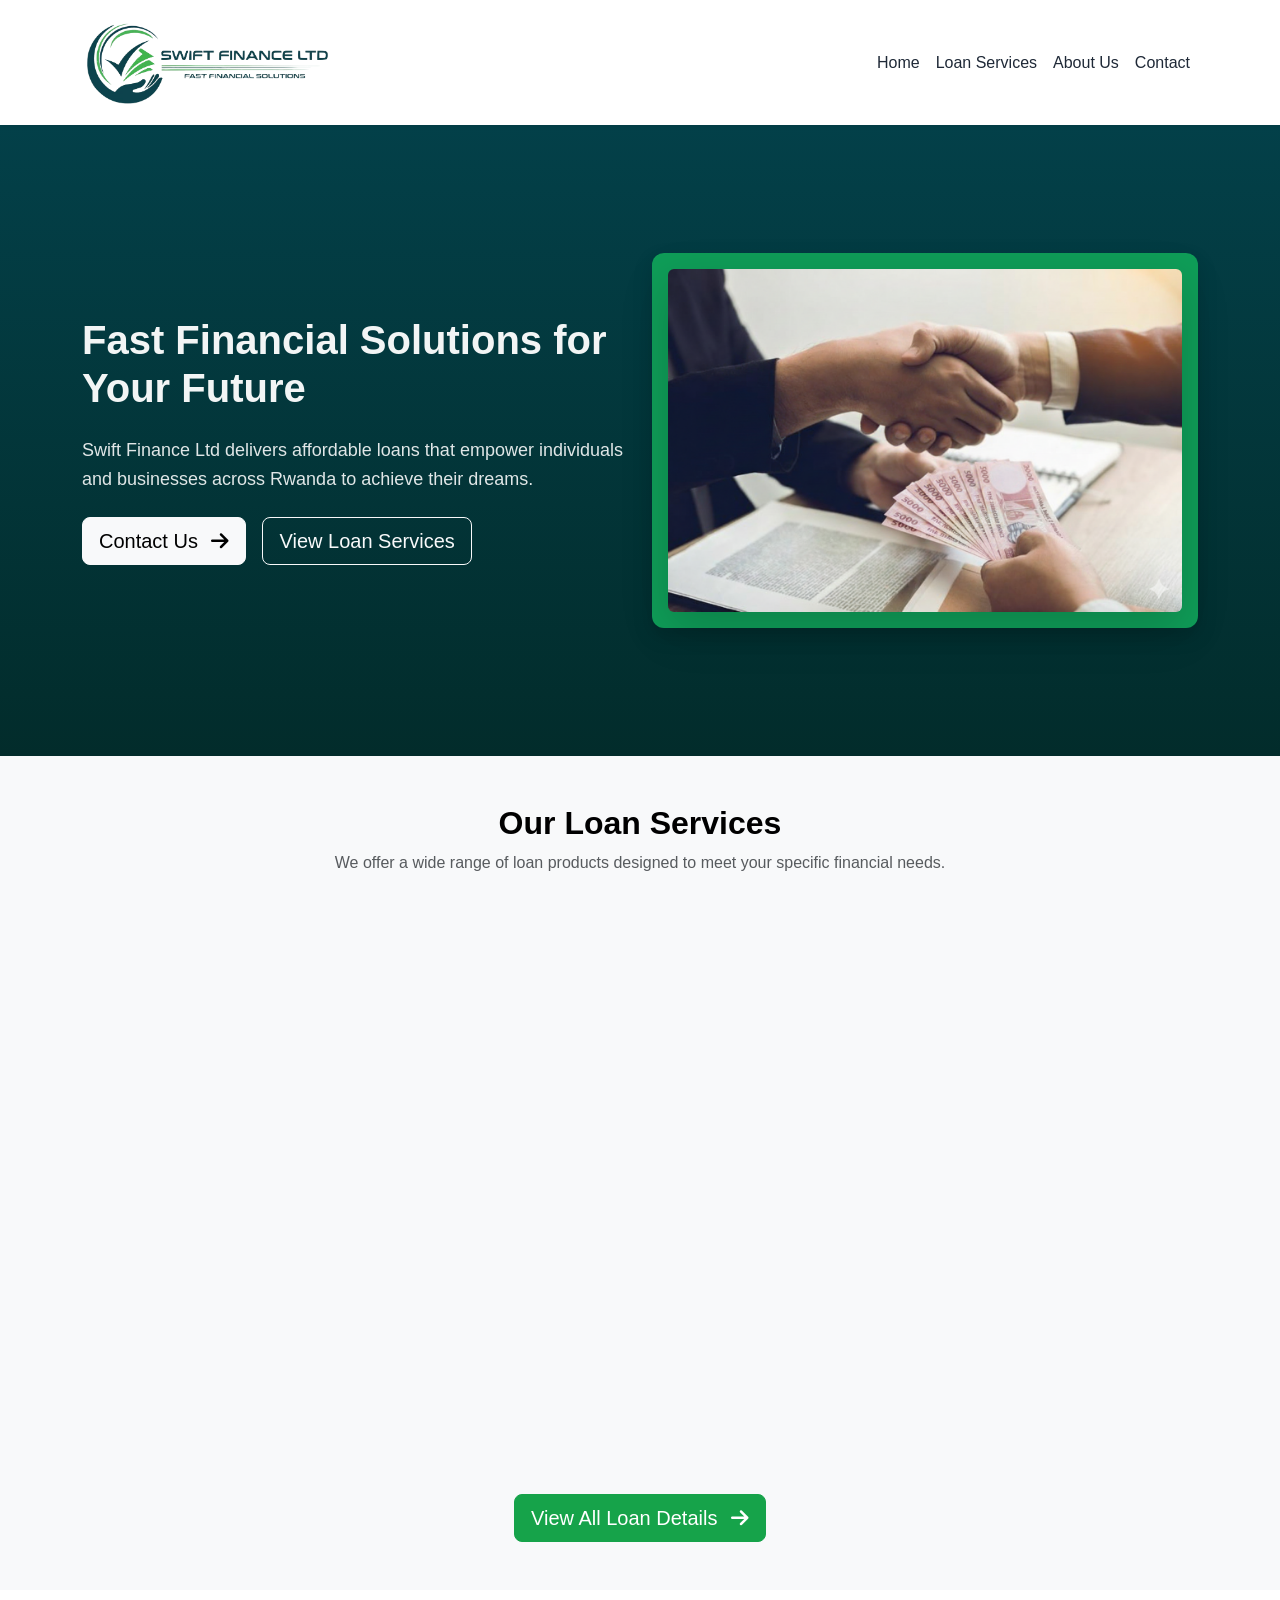
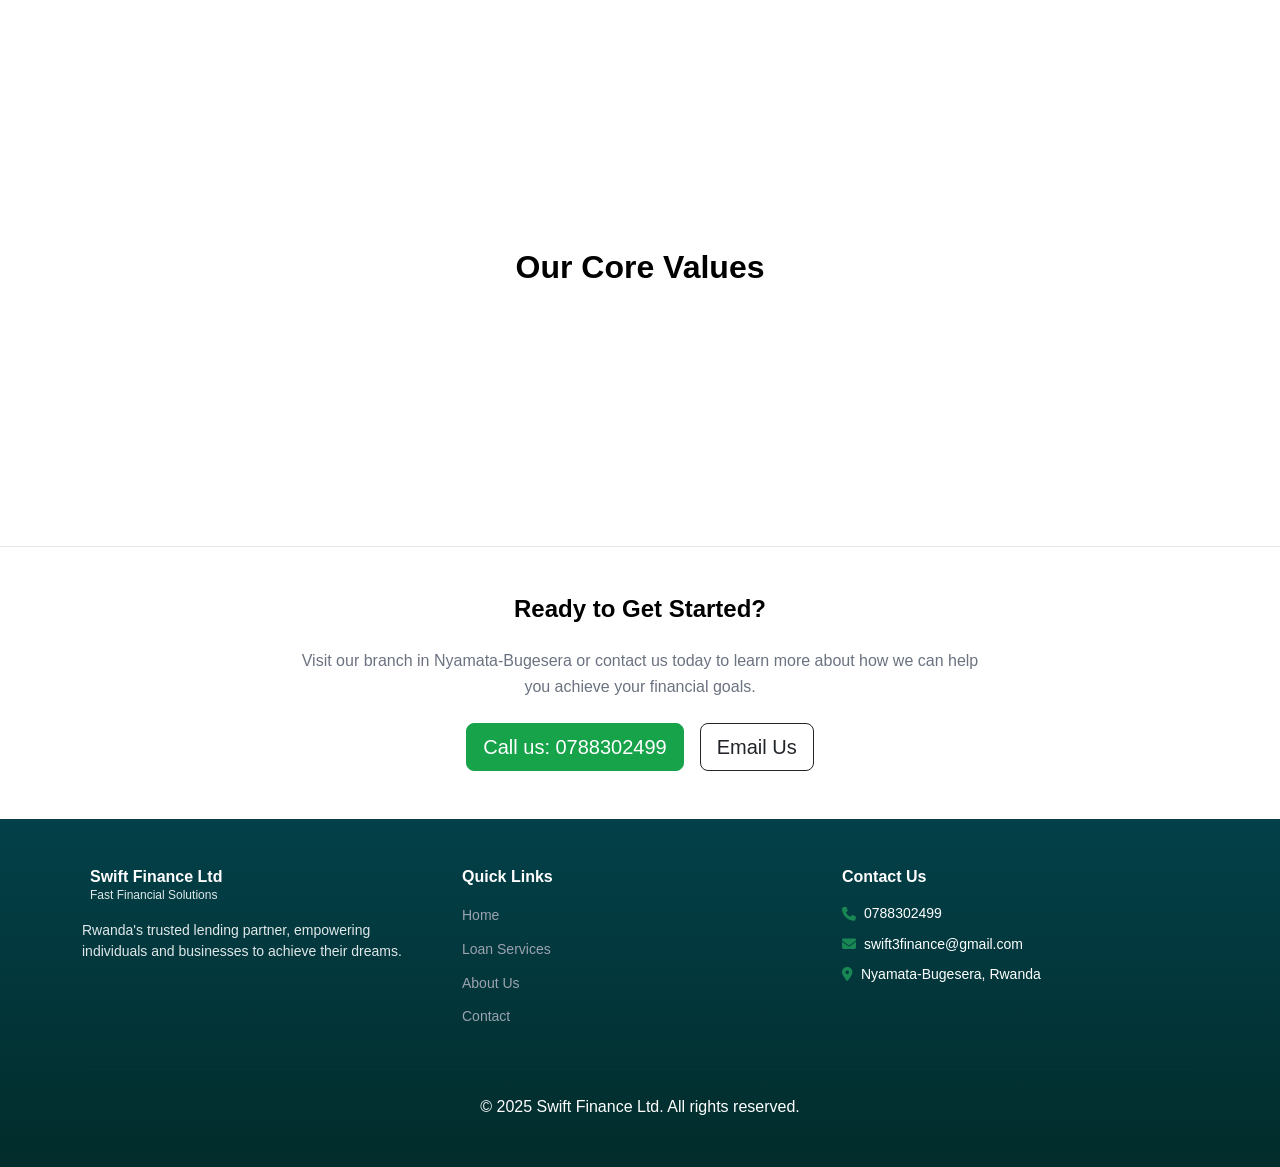
<file: index.html>
<!DOCTYPE html>
<html lang="en">
<head>
    <meta charset="UTF-8">
    <meta http-equiv="refresh" content="0; url=home.html">
    <title>Redirecting...</title>
</head>
<body>
    <p>If you are not redirected, <a href="home.html">click here</a>.</p>
</body>
</html>
</file>
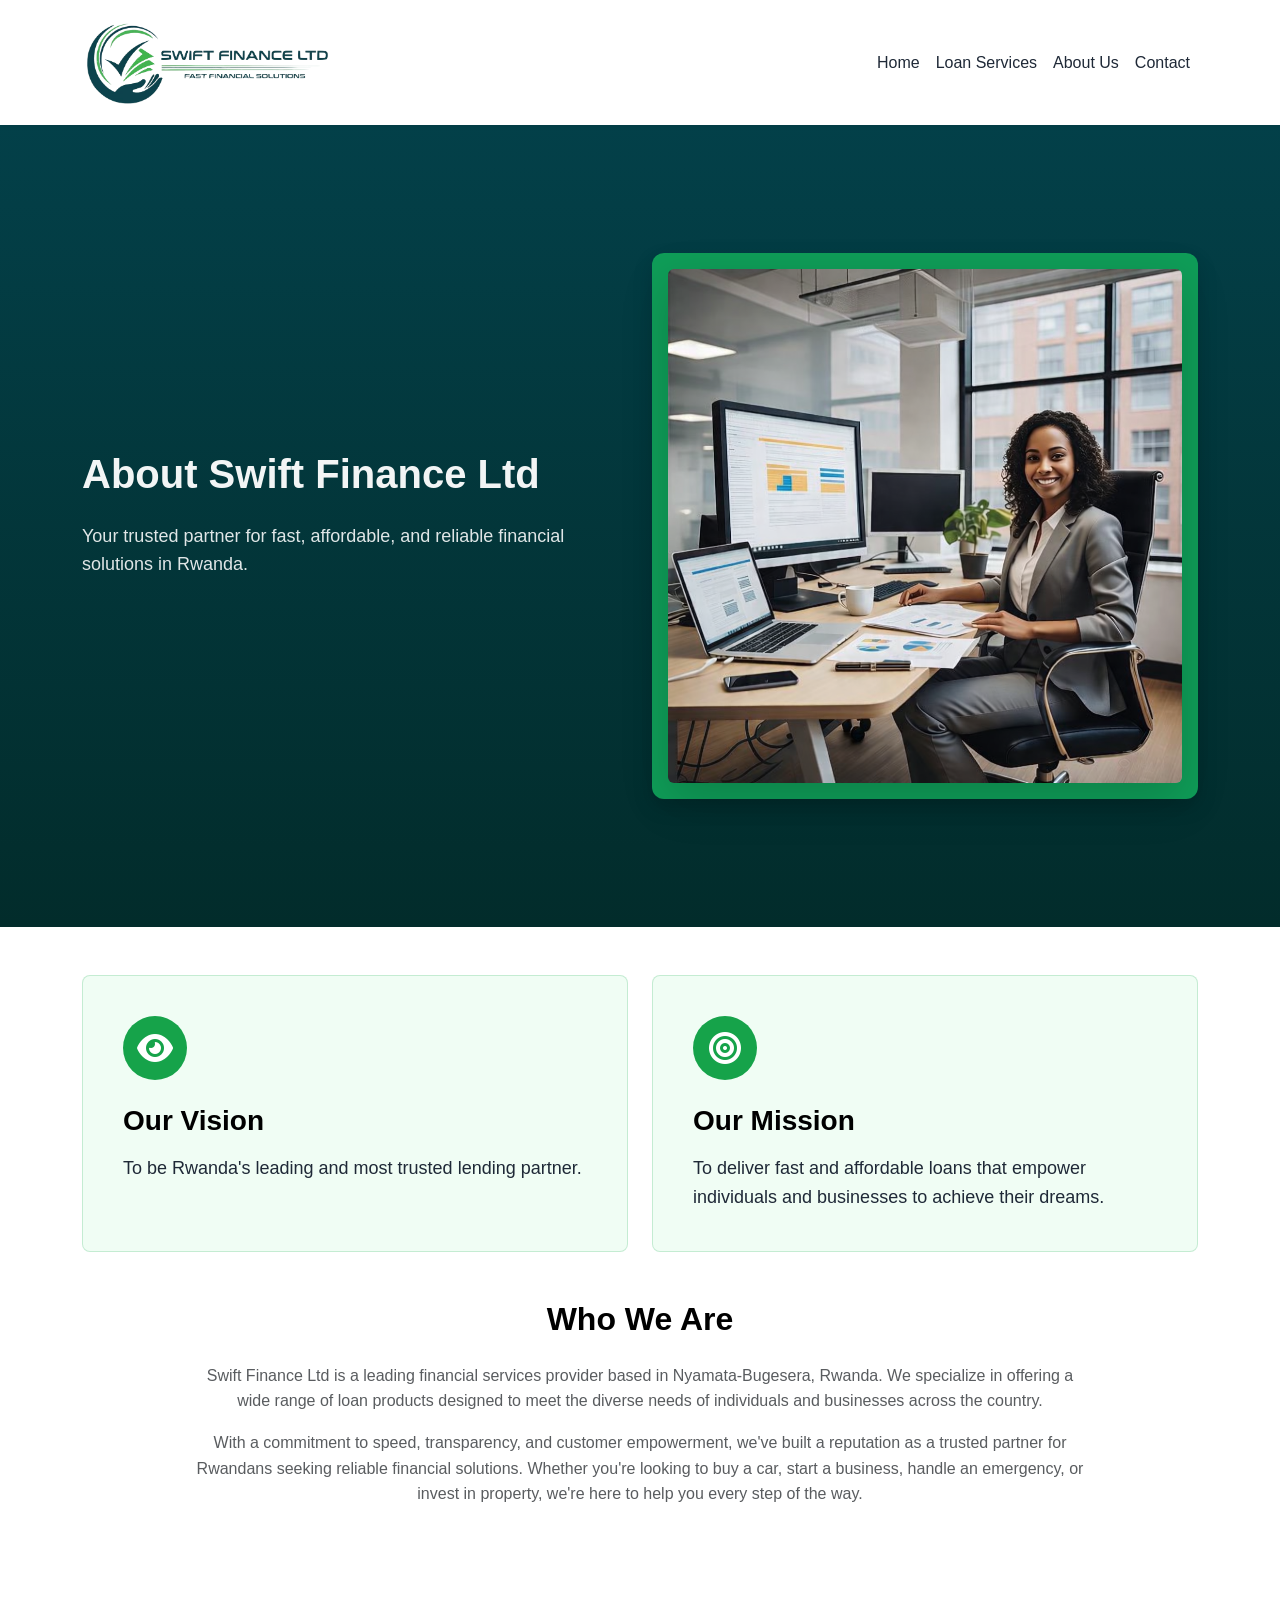
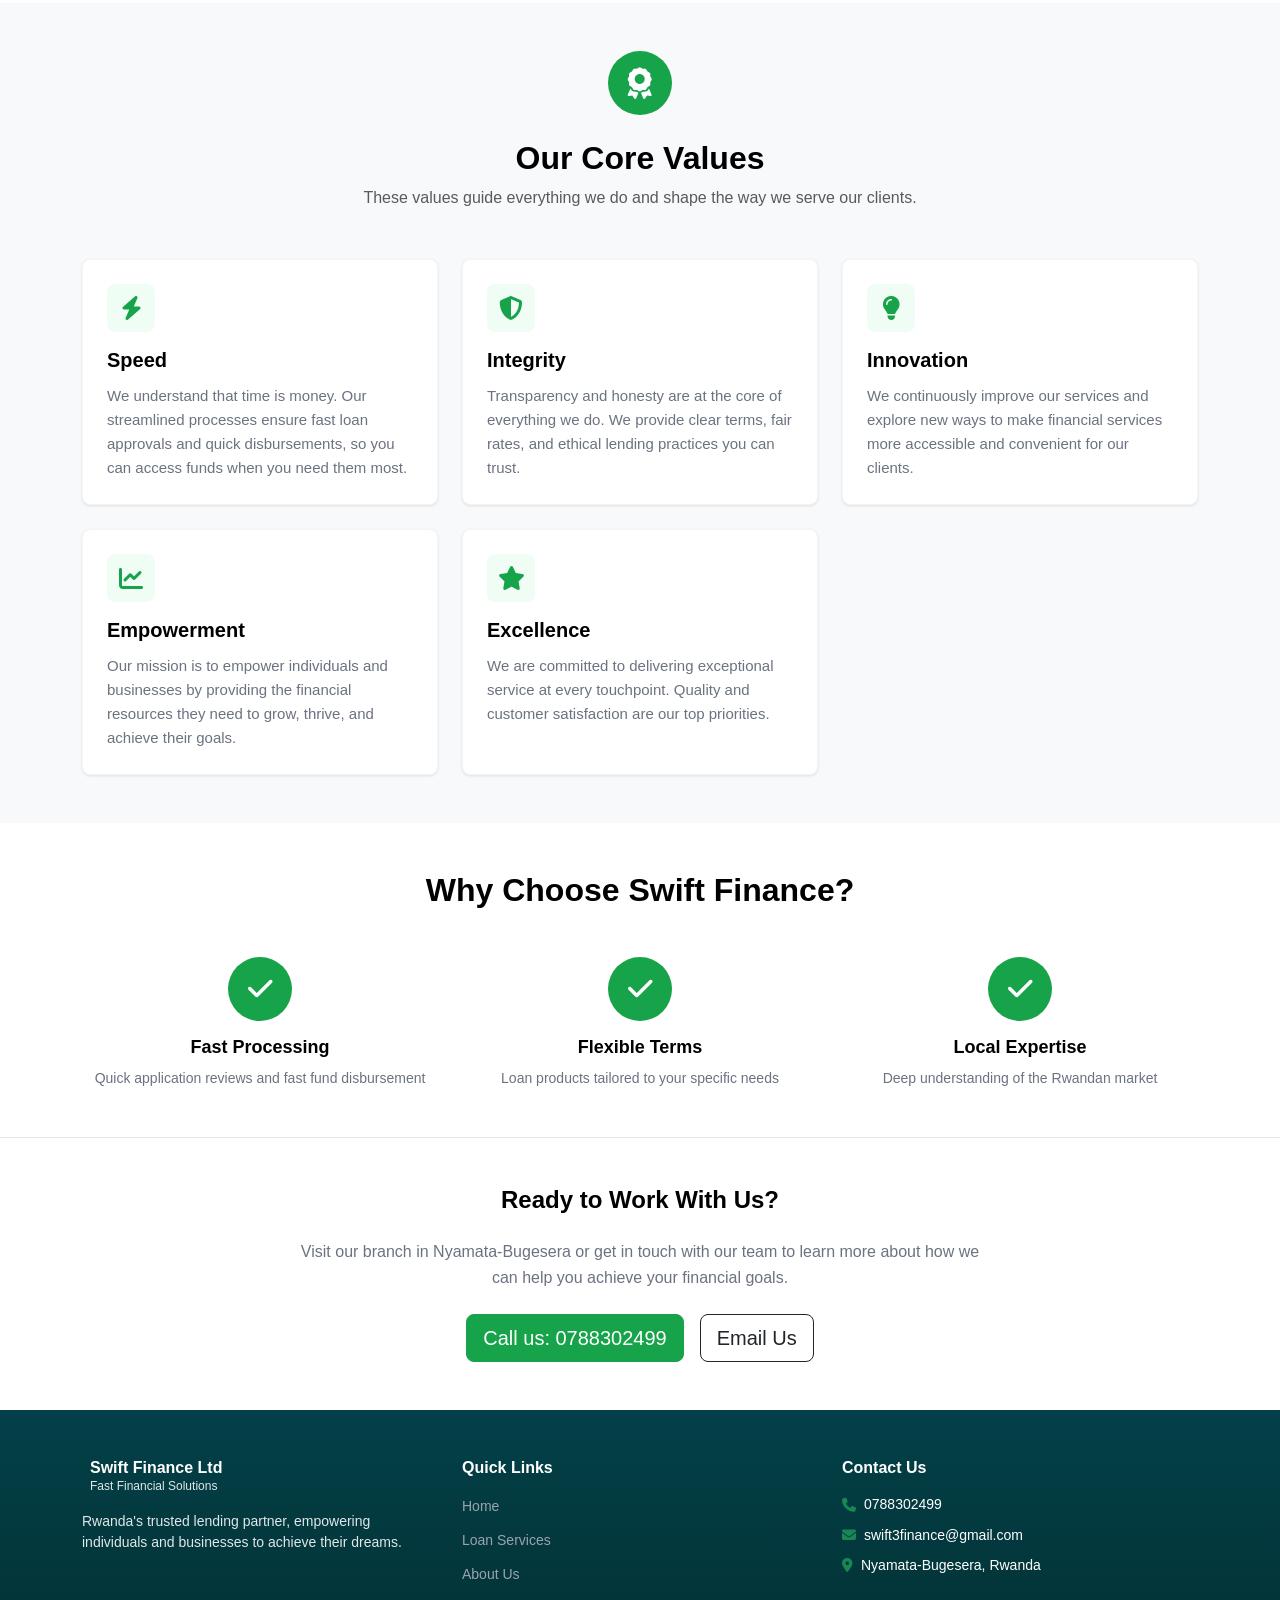
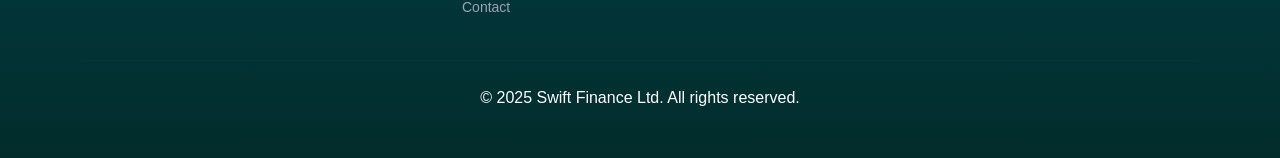
<file: about.html>
<!DOCTYPE html>
<html lang="en">
<head>
    <meta charset="UTF-8">
    <meta name="viewport" content="width=device-width, initial-scale=1.0">
    <link rel="icon" href="logo3.png" >
    <title>About Us - Swift Finance Ltd</title>
    
    <!-- Bootstrap 5 CSS -->
    <link href="https://cdn.jsdelivr.net/npm/bootstrap@5.3.0/dist/css/bootstrap.min.css" rel="stylesheet">
    
    <!-- Font Awesome Icons -->
    <link rel="stylesheet" href="https://cdnjs.cloudflare.com/ajax/libs/font-awesome/6.4.0/css/all.min.css">
    
    <!-- Custom CSS -->
    <link rel="stylesheet" href="styles.css">
</head>
<body>
    
    <!-- HEADER / NAVIGATION -->
    <header class="header-nav sticky-top bg-white shadow-sm">
        <nav class="navbar navbar-expand-md navbar-light">
            <div class="container">
                <!-- Logo -->
                <a class="navbar-brand d-flex align-items-center" href="home">
                    <img src="logo.png" alt="Swift Finance logo" class="logo-img" />
                </a>

                <!-- Mobile Menu Toggle -->
                <button class="navbar-toggler" type="button" data-bs-toggle="collapse" data-bs-target="#navbarNav">
                    <span class="navbar-toggler-icon"></span>
                </button>
                
                <!-- Navigation Links -->
                <div class="collapse navbar-collapse" id="navbarNav">
                    <ul class="navbar-nav ms-auto">
                        <li class="nav-item">
                            <a class="nav-link" href="home">Home</a>
                        </li>
                        <li class="nav-item">
                            <a class="nav-link" href="loans">Loan Services</a>
                        </li>
                        <li class="nav-item">
                            <a class="nav-link active" href="about">About Us</a>
                        </li>
                        <li class="nav-item">
                            <a class="nav-link" href="contact">Contact</a>
                        </li>
                    </ul>
                </div>
            </div>
        </nav>
    </header>

    <!-- ABOUT HERO SECTION -->
    <section class="hero-section">
        <div class="container py-5">
            <div class="row align-items-center">
                <div class="col-12 col-lg-6 order-2 order-lg-1">
                    <h1 class="hero-title mb-4">About Swift Finance Ltd</h1>
                    <p class="hero-text mb-4">
                    Your trusted partner for fast, affordable, and reliable financial solutions in Rwanda.
                    </p>
                </div>
                <div class="col-12 col-lg-6 order-1 order-lg-2 d-flex justify-content-center justify-content-lg-end">
                    <div class="image-card">
                    <img src="corporate-office.png" alt="Business partnership and financial services" class="img-fluid rounded shadow-lg">
                    </div>
                </div>
            </div>
        </div>
    </section>

    <!-- VISION & MISSION -->
    <section class="vision-section py-5">
        <div class="container">
            <div class="row g-4 mb-5">
                <div class="col-md-6">
                    <div class="vision-card-large">
                        <div class="vision-icon-large mb-4">
                            <i class="fas fa-eye"></i>
                        </div>
                        <h2 class="vision-title-large">Our Vision</h2>
                        <p class="vision-text-large">
                            To be Rwanda's leading and most trusted lending partner.
                        </p>
                    </div>
                </div>
                <div class="col-md-6">
                    <div class="vision-card-large">
                        <div class="vision-icon-large mb-4">
                            <i class="fas fa-bullseye"></i>
                        </div>
                        <h2 class="vision-title-large">Our Mission</h2>
                        <p class="vision-text-large">
                            To deliver fast and affordable loans that empower individuals and businesses to achieve their dreams.
                        </p>
                    </div>
                </div>
            </div>

            <!-- Who We Are -->
            <div class="text-center mb-5" style="max-width: 900px; margin: 0 auto;">
                <h2 class="section-title mb-4">Who We Are</h2>
                <p class="text-muted mb-3">
                    Swift Finance Ltd is a leading financial services provider based in Nyamata-Bugesera, Rwanda. We specialize in offering a wide range of loan products designed to meet the diverse needs of individuals and businesses across the country.
                </p>
                <p class="text-muted">
                    With a commitment to speed, transparency, and customer empowerment, we've built a reputation as a trusted partner for Rwandans seeking reliable financial solutions. Whether you're looking to buy a car, start a business, handle an emergency, or invest in property, we're here to help you every step of the way.
                </p>
            </div>
        </div>
    </section>

    <!-- CORE VALUES -->
    <section class="values-section py-5 bg-light">
        <div class="container">
            <div class="text-center mb-5">
                <div class="value-icon-large mb-4">
                    <i class="fas fa-award"></i>
                </div>
                <h2 class="section-title">Our Core Values</h2>
                <p class="text-muted">
                    These values guide everything we do and shape the way we serve our clients.
                </p>
            </div>

            <div class="row g-4">
                <!-- Speed -->
                <div class="col-md-6 col-lg-4">
                    <div class="value-card-detailed">
                        <div class="value-icon-box mb-3">
                            <i class="fas fa-bolt"></i>
                        </div>
                        <h3 class="value-name-detailed">Speed</h3>
                        <p class="value-desc-detailed">
                            We understand that time is money. Our streamlined processes ensure fast loan approvals and quick disbursements, so you can access funds when you need them most.
                        </p>
                    </div>
                </div>

                <!-- Integrity -->
                <div class="col-md-6 col-lg-4">
                    <div class="value-card-detailed">
                        <div class="value-icon-box mb-3">
                            <i class="fas fa-shield-alt"></i>
                        </div>
                        <h3 class="value-name-detailed">Integrity</h3>
                        <p class="value-desc-detailed">
                            Transparency and honesty are at the core of everything we do. We provide clear terms, fair rates, and ethical lending practices you can trust.
                        </p>
                    </div>
                </div>

                <!-- Innovation -->
                <div class="col-md-6 col-lg-4">
                    <div class="value-card-detailed">
                        <div class="value-icon-box mb-3">
                            <i class="fas fa-lightbulb"></i>
                        </div>
                        <h3 class="value-name-detailed">Innovation</h3>
                        <p class="value-desc-detailed">
                            We continuously improve our services and explore new ways to make financial services more accessible and convenient for our clients.
                        </p>
                    </div>
                </div>

                <!-- Empowerment -->
                <div class="col-md-6 col-lg-4">
                    <div class="value-card-detailed">
                        <div class="value-icon-box mb-3">
                            <i class="fas fa-chart-line"></i>
                        </div>
                        <h3 class="value-name-detailed">Empowerment</h3>
                        <p class="value-desc-detailed">
                            Our mission is to empower individuals and businesses by providing the financial resources they need to grow, thrive, and achieve their goals.
                        </p>
                    </div>
                </div>

                <!-- Excellence -->
                <div class="col-md-6 col-lg-4">
                    <div class="value-card-detailed">
                        <div class="value-icon-box mb-3">
                            <i class="fas fa-star"></i>
                        </div>
                        <h3 class="value-name-detailed">Excellence</h3>
                        <p class="value-desc-detailed">
                            We are committed to delivering exceptional service at every touchpoint. Quality and customer satisfaction are our top priorities.
                        </p>
                    </div>
                </div>
            </div>
        </div>
    </section>

    <!-- WHY CHOOSE US -->
    <section class="why-choose-section py-5">
        <div class="container">
            <div class="text-center mb-5">
                <h2 class="section-title">Why Choose Swift Finance?</h2>
            </div>

            <div class="row g-4">
                <div class="col-md-4">
                    <div class="text-center">
                        <div class="why-choose-icon mb-3">
                            <i class="fas fa-check"></i>
                        </div>
                        <h4 class="why-choose-title">Fast Processing</h4>
                        <p class="why-choose-text">
                            Quick application reviews and fast fund disbursement
                        </p>
                    </div>
                </div>
                <div class="col-md-4">
                    <div class="text-center">
                        <div class="why-choose-icon mb-3">
                            <i class="fas fa-check"></i>
                        </div>
                        <h4 class="why-choose-title">Flexible Terms</h4>
                        <p class="why-choose-text">
                            Loan products tailored to your specific needs
                        </p>
                    </div>
                </div>
                <div class="col-md-4">
                    <div class="text-center">
                        <div class="why-choose-icon mb-3">
                            <i class="fas fa-check"></i>
                        </div>
                        <h4 class="why-choose-title">Local Expertise</h4>
                        <p class="why-choose-text">
                            Deep understanding of the Rwandan market
                        </p>
                    </div>
                </div>
            </div>
        </div>
    </section>

    <!-- CTA SECTION -->
<section class="cta-section py-5">
  <div class="container text-center">
    <h2 class="cta-title mb-4">Ready to Work With Us?</h2>
    <p class="cta-text mb-4">
      Visit our branch in Nyamata-Bugesera or get in touch with our team to learn more about how we can help you achieve your financial goals.
    </p>
    <div class="d-flex flex-column flex-sm-row gap-3 justify-content-center">
      <a href="tel:0788302499" class="btn btn-success btn-lg raw-phone">
        Call us: 0788302499
      </a>
      <a href="mailto:swift3finance@gmail.com" class="btn btn-outline-dark btn-lg">
        Email Us
      </a>
    </div>
  </div>
</section>

    <!-- FOOTER -->
    <footer class="footer-section py-5 bg-dark text-white">
        <div class="container">
            <div class="row g-4">
                <!-- Company Info -->
                <div class="col-md-4">
                     <div class="d-flex align-items-center mb-3">
                        <div class="ms-2">
                            <div class="footer-company-name">Swift Finance Ltd</div>
                            <div class="footer-slogan">Fast Financial Solutions</div>
                        </div>
                    </div>
                    <p class="footer-text">
                        Rwanda's trusted lending partner, empowering individuals and businesses to achieve their dreams.
                    </p>
                </div>
                
                <!-- Quick Links -->
                <div class="col-md-4">
                    <h5 class="footer-title mb-3">Quick Links</h5>
                    <ul class="footer-links">
                        <li><a href="home">Home</a></li>
                        <li><a href="loans">Loan Services</a></li>
                        <li><a href="about">About Us</a></li>
                        <li><a href="contact">Contact</a></li>
                    </ul>
                </div>
                
                <!-- Contact Info -->
                <div class="col-md-4">
                    <h5 class="footer-title mb-3">Contact Us</h5>
                    <ul class="footer-contact list-unstyled">
    <li class="d-flex align-items-center mb-2">
        <i class="fas fa-phone text-success me-2"></i>
        <a href="tel:0788302499" class="text-decoration-none text-white raw-phone">0788302499</a>
    </li>
    <li class="d-flex align-items-center mb-2">
        <i class="fas fa-envelope text-success me-2"></i>
        <a href="mailto:swift3finance@gmail.com" class="text-decoration-none text-white">swift3finance@gmail.com</a>
    </li>
    <li class="d-flex align-items-center">
        <i class="fas fa-map-marker-alt text-success me-2"></i>
        <span class="text-white">Nyamata-Bugesera, Rwanda</span>
    </li>
</ul>
                </div>
            </div>
            
            <hr class="my-4 border-secondary">
            
            <div class="text-center">
                <p class="mb-0">&copy; 2025 Swift Finance Ltd. All rights reserved.</p>
            </div>
        </div>
    </footer>

    <script src="https://cdn.jsdelivr.net/npm/bootstrap@5.3.0/dist/js/bootstrap.bundle.min.js"></script>
    <script src="scripts.js"></script>

    <!-- Scroll to Top Button -->
    <button id="scrollToTop" class="btn btn-success" style="position: fixed; bottom: 20px; right: 20px; display: none; z-index: 1000;">
        <i class="fas fa-arrow-up"></i>
    </button>
</body>
</html>
</file>
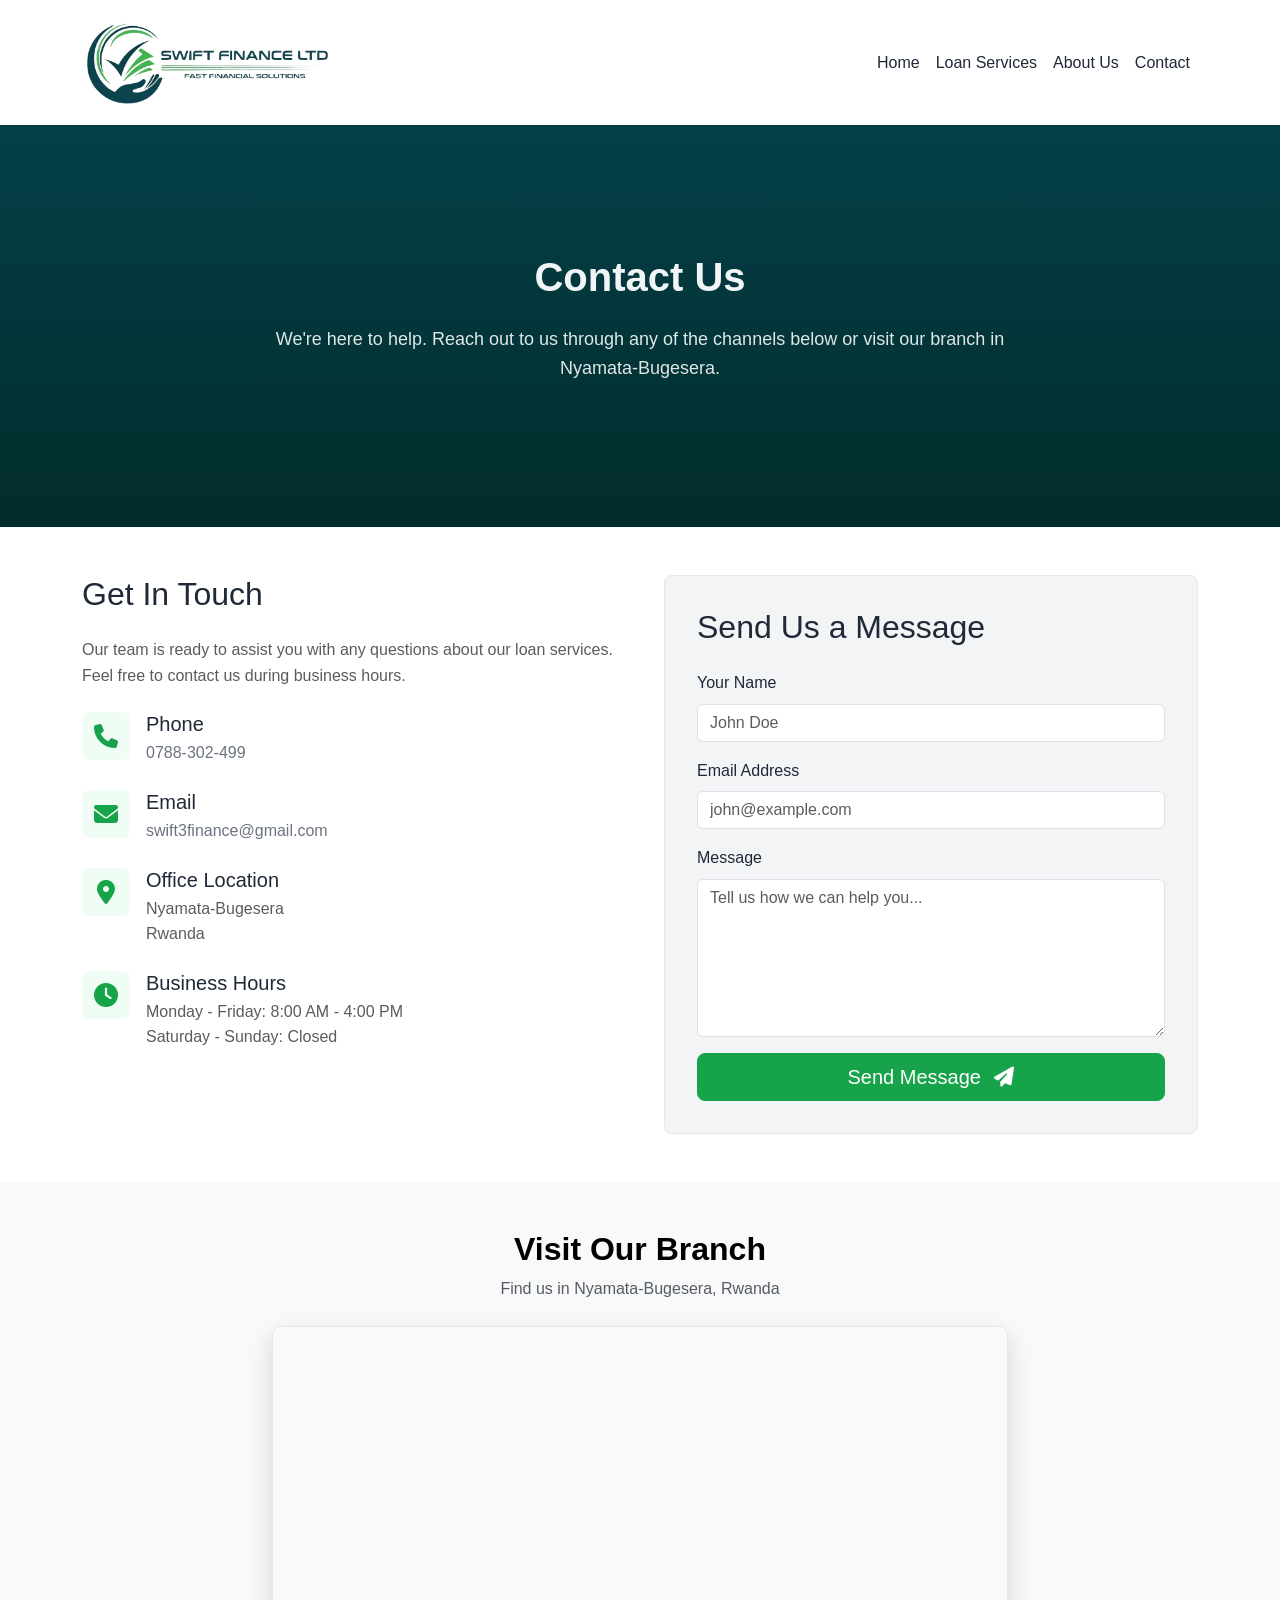
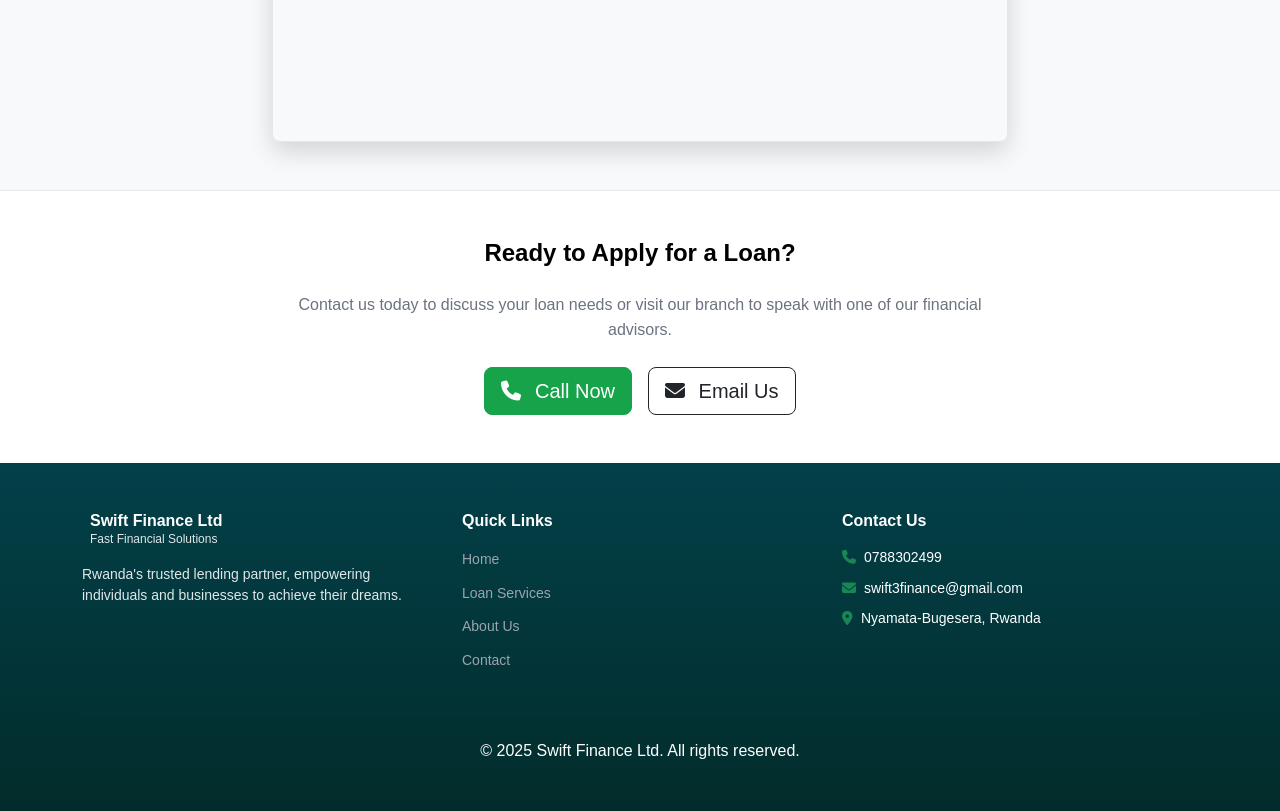
<file: contact.html>
<!DOCTYPE html>
<html lang="en">
<head>
    <meta charset="UTF-8">
    <meta name="viewport" content="width=device-width, initial-scale=1.0">
    <link rel="icon" href="logo3.png" >
    <title>Contact Us - Swift Finance Ltd</title>
    
    <!-- Bootstrap 5 CSS -->
    <link href="https://cdn.jsdelivr.net/npm/bootstrap@5.3.0/dist/css/bootstrap.min.css" rel="stylesheet">
    
    <!-- Font Awesome Icons -->
    <link rel="stylesheet" href="https://cdnjs.cloudflare.com/ajax/libs/font-awesome/6.4.0/css/all.min.css">
    
    <!-- Custom CSS -->
    <link rel="stylesheet" href="styles.css">
</head>
<body>
    
    <!-- HEADER / NAVIGATION -->
    <header class="header-nav sticky-top bg-white shadow-sm">
        <nav class="navbar navbar-expand-md navbar-light">
            <div class="container">
                <!-- Logo -->
                <a class="navbar-brand d-flex align-items-center" href="home">
                    <img src="logo.png" alt="Swift Finance logo" class="logo-img" />
                </a>

                
                <!-- Mobile Menu Toggle -->
                <button class="navbar-toggler" type="button" data-bs-toggle="collapse" data-bs-target="#navbarNav">
                    <span class="navbar-toggler-icon"></span>
                </button>
                
                <!-- Navigation Links -->
                <div class="collapse navbar-collapse" id="navbarNav">
                    <ul class="navbar-nav ms-auto">
                        <li class="nav-item">
                            <a class="nav-link" href="home">Home</a>
                        </li>
                        <li class="nav-item">
                            <a class="nav-link" href="loans">Loan Services</a>
                        </li>
                        <li class="nav-item">
                            <a class="nav-link" href="about">About Us</a>
                        </li>
                        <li class="nav-item">
                            <a class="nav-link active" href="contact">Contact</a>
                        </li>
                    </ul>
                </div>
            </div>
        </nav>
    </header>

    <!-- CONTACT HERO SECTION -->
    <section class="hero-section">
        <div class="container py-5 text-center">
            <h1 class="hero-title mb-4">Contact Us</h1>
            <p class="hero-text mx-auto" style="max-width: 800px;">
                We're here to help. Reach out to us through any of the channels below or visit our branch in Nyamata-Bugesera.
            </p>
        </div>
    </section>

    <!-- CONTACT INFO & FORM -->
    <section class="contact-section py-5">
        <div class="container">
            <div class="row g-5">
                <!-- Contact Information -->
                <div class="col-lg-6">
                    <h2 class="mb-4">Get In Touch</h2>
                    <p class="text-muted mb-4">
                        Our team is ready to assist you with any questions about our loan services. Feel free to contact us during business hours.
                    </p>

                    <div class="contact-info-list">
                        <!-- Phone -->
                        <div class="contact-info-item">
                            <div class="contact-icon">
                                <i class="fas fa-phone"></i>
                            </div>
                            <div>
                                <h5 class="mb-1">Phone</h5>
                                <a href="tel:0788302499" class="contact-link">0788302499</a>
                            </div>
                        </div>

                        <!-- Email -->
                        <div class="contact-info-item">
                            <div class="contact-icon">
                                <i class="fas fa-envelope"></i>
                            </div>
                            <div>
                                <h5 class="mb-1">Email</h5>
                                <a href="mailto:swift3finance@gmail.com" class="contact-link">swift3finance@gmail.com</a>
                            </div>
                        </div>

                        <!-- Address -->
                        <div class="contact-info-item">
                            <div class="contact-icon">
                                <i class="fas fa-map-marker-alt"></i>
                            </div>
                            <div>
                                <h5 class="mb-1">Office Location</h5>
                                <p class="text-muted mb-0">
                                    Nyamata-Bugesera<br>
                                    Rwanda
                                </p>
                            </div>
                        </div>

                        <!-- Business Hours -->
                        <div class="contact-info-item">
                            <div class="contact-icon">
                                <i class="fas fa-clock"></i>
                            </div>
                            <div>
                                <h5 class="mb-1">Business Hours</h5>
                                <p class="text-muted mb-0">
                                    Monday - Friday: 8:00 AM - 4:00 PM<br>
                                    Saturday - Sunday: Closed
                                </p>
                            </div>
                        </div>
                    </div>
                </div>

                <!-- Contact Form -->
                <div class="col-lg-6">
                    <div class="contact-form-card">
                        <h2 class="mb-4">Send Us a Message</h2>
                        <form id="contactForm">
                            <div class="mb-3">
                                <label for="name" class="form-label">Your Name</label>
                                <input type="text" class="form-control" id="name" placeholder="John Doe" required>
                            </div>

                            <div class="mb-3">
                                <label for="email" class="form-label">Email Address</label>
                                <input type="email" class="form-control" id="email" placeholder="john@example.com" required>
                            </div>

                            <div class="mb-3">
                                <label for="message" class="form-label">Message</label>
                                <textarea class="form-control" id="message" rows="6" placeholder="Tell us how we can help you..." required></textarea>
                            </div>

                            <button type="submit" class="btn btn-success w-100 btn-lg">
                                Send Message
                                <i class="fas fa-paper-plane ms-2"></i>
                            </button>
                        </form>
                    </div>
                </div>
            </div>
        </div>
    </section>

    <!-- MAP SECTION -->
    <section class="map-section py-5 bg-light">
        <div class="container">
            <div class="text-center mb-4">
                <h2 class="section-title">Visit Our Branch</h2>
                <p class="text-muted">Find us in Nyamata-Bugesera, Rwanda</p>
            </div>
            
            <div class="row justify-content-center">
                <div class="col-lg-10 col-xl-8">
                    <div class="map-container">
                        <iframe
                            src="https://www.google.com/maps/embed?pb=!1m17!1m12!1m3!1d3987.022460128887!2d30.08878617480562!3d-2.145083297835821!2m3!1f0!2f0!3f0!3m2!1i1024!2i768!4f13.1!3m2!1m1!2zMsKwMDgnNDIuMyJTIDMwwrAwNScyOC45IkU!5e0!3m2!1sen!2srw!4v1764881267333!5m2!1sen!2srw"
                            width="100%"
                            style="border:0; border-radius:8px;"
                            allowfullscreen
                            loading="lazy"
                            referrerpolicy="no-referrer-when-downgrade"
                            title="Swift Finance Ltd Location">
                        </iframe>
                    </div>
                </div>
            </div>
        </div>
    </section>

    <!-- QUICK ACTIONS CTA -->
<section class="cta-section py-5">
  <div class="container text-center">
    <h2 class="cta-title mb-4">Ready to Apply for a Loan?</h2>
    <p class="cta-text mb-4">
      Contact us today to discuss your loan needs or visit our branch to speak with one of our financial advisors.
    </p>
    <div class="d-flex flex-column flex-sm-row gap-3 justify-content-center">
      <a href="tel:0788302499" class="btn btn-success btn-lg raw-phone">
        <i class="fas fa-phone me-2"></i>
        Call Now
      </a>
      <a href="mailto:swift3finance@gmail.com" class="btn btn-outline-dark btn-lg">
        <i class="fas fa-envelope me-2"></i>
        Email Us
      </a>
    </div>
  </div>
</section>

    <!-- FOOTER -->
    <footer class="footer-section py-5 bg-dark text-white">
        <div class="container">
            <div class="row g-4">
                <!-- Company Info -->
                <div class="col-md-4">
                     <div class="d-flex align-items-center mb-3">
                        <div class="ms-2">
                            <div class="footer-company-name">Swift Finance Ltd</div>
                            <div class="footer-slogan">Fast Financial Solutions</div>
                        </div>
                    </div>
                    <p class="footer-text">
                        Rwanda's trusted lending partner, empowering individuals and businesses to achieve their dreams.
                    </p>
                </div>
                
                <!-- Quick Links -->
                <div class="col-md-4">
                    <h5 class="footer-title mb-3">Quick Links</h5>
                    <ul class="footer-links">
                        <li><a href="home">Home</a></li>
                        <li><a href="loans">Loan Services</a></li>
                        <li><a href="about">About Us</a></li>
                        <li><a href="contact">Contact</a></li>
                    </ul>
                </div>
                
                <!-- Contact Info -->
                <div class="col-md-4">
                    <h5 class="footer-title mb-3">Contact Us</h5>
                    <ul class="footer-contact list-unstyled">
    <li class="d-flex align-items-center mb-2">
        <i class="fas fa-phone text-success me-2"></i>
        <a href="tel:0788302499" class="text-decoration-none text-white raw-phone">0788302499</a>
    </li>
    <li class="d-flex align-items-center mb-2">
        <i class="fas fa-envelope text-success me-2"></i>
        <a href="mailto:swift3finance@gmail.com" class="text-decoration-none text-white">swift3finance@gmail.com</a>
    </li>
    <li class="d-flex align-items-center">
        <i class="fas fa-map-marker-alt text-success me-2"></i>
        <span class="text-white">Nyamata-Bugesera, Rwanda</span>
    </li>
</ul>
                </div>
            </div>
            
            <hr class="my-4 border-secondary">
            
            <div class="text-center">
                <p class="mb-0">&copy; 2025 Swift Finance Ltd. All rights reserved.</p>
            </div>
        </div>
    </footer>

    <!-- Bootstrap 5 JS Bundle -->
    <script src="https://cdn.jsdelivr.net/npm/bootstrap@5.3.0/dist/js/bootstrap.bundle.min.js"></script>
    
    <!-- Custom JS -->
    <script src="scripts.js"></script>
    
    <!-- Toast Container  -->
    <div class="position-fixed bottom-0 end-0 p-3" style="z-index: 1050">
    <div id="formToast" class="toast align-items-center text-bg-success border-0" role="alert" aria-live="assertive" aria-atomic="true">
        <div class="d-flex">
        <div class="toast-body">
            Message sent successfully!
        </div>
        <button type="button" class="btn-close btn-close-white me-2 m-auto" data-bs-dismiss="toast" aria-label="Close"></button>
        </div>
    </div>
    </div>

    <!-- Scroll to Top Button -->
    <button id="scrollToTop" class="btn btn-success" style="position: fixed; bottom: 20px; right: 20px; display: none; z-index: 1000;">
        <i class="fas fa-arrow-up"></i>
    </button>
</body>
</html>
</file>
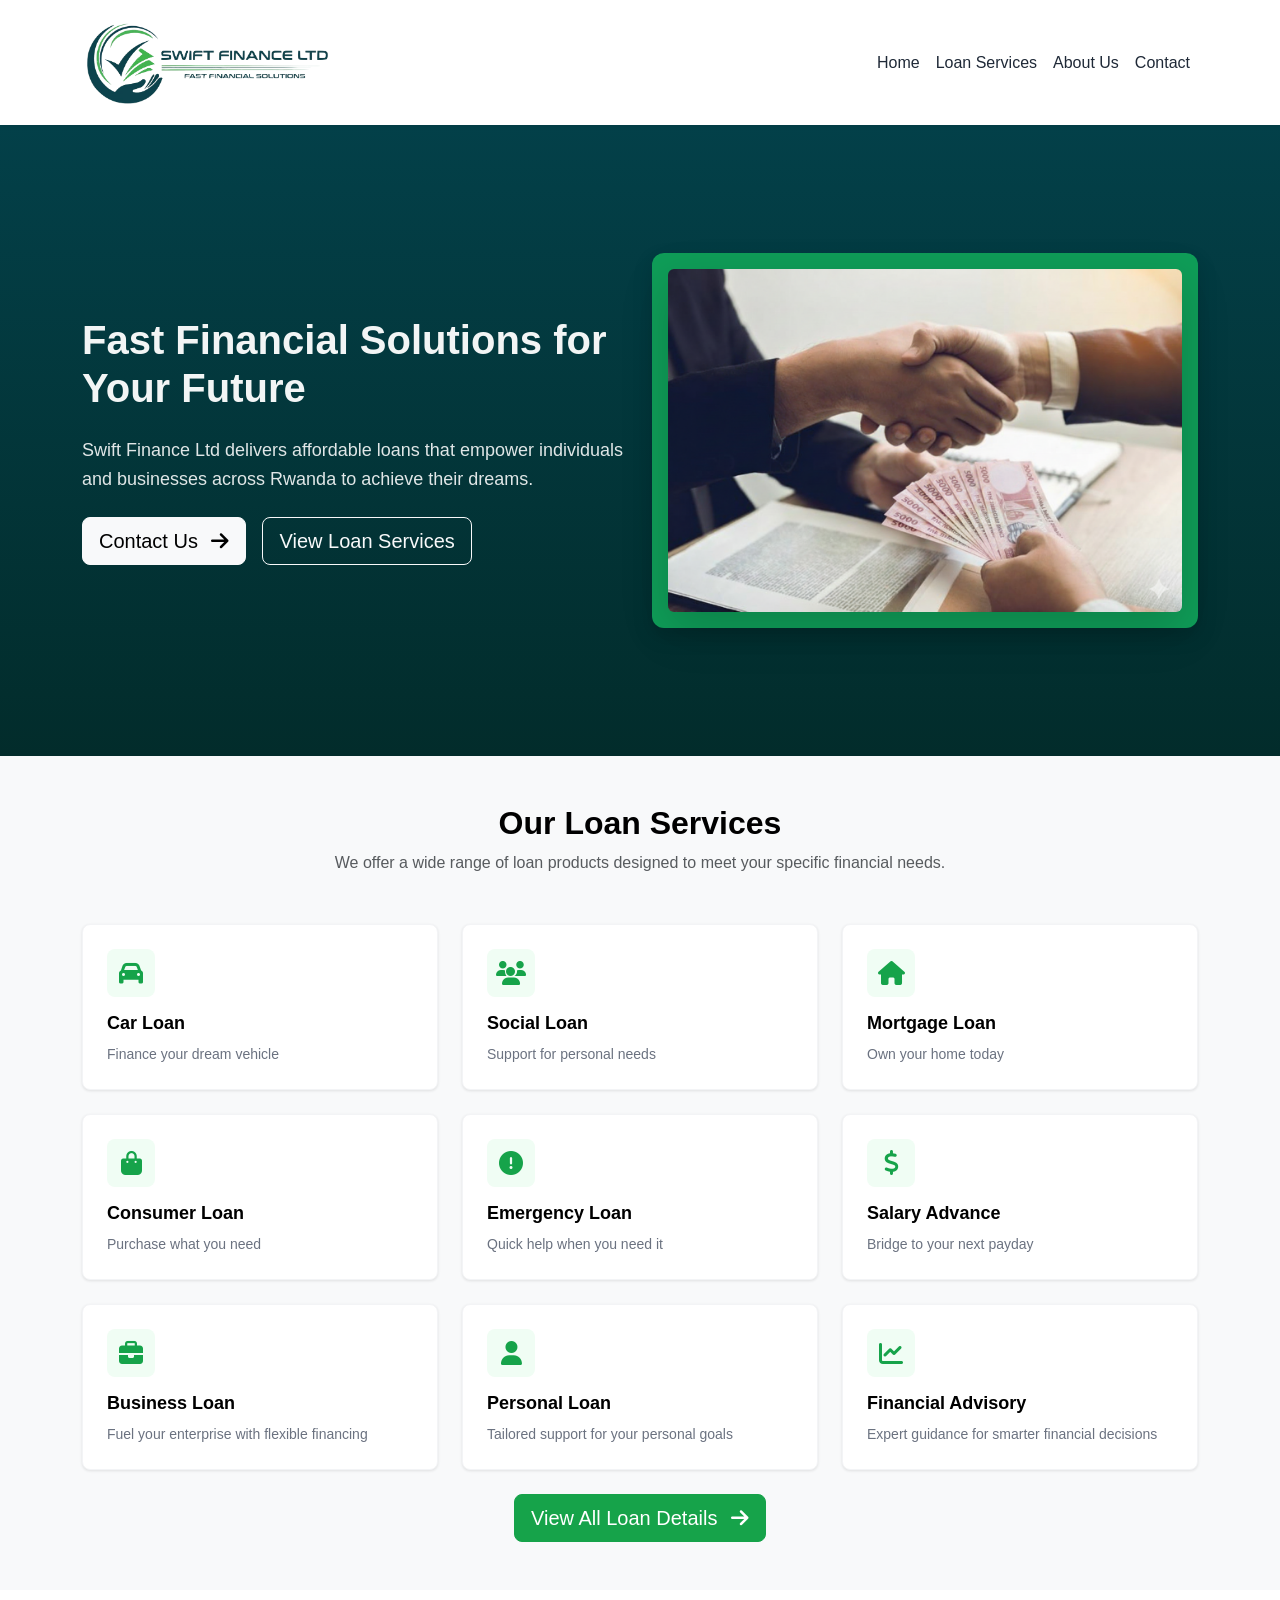
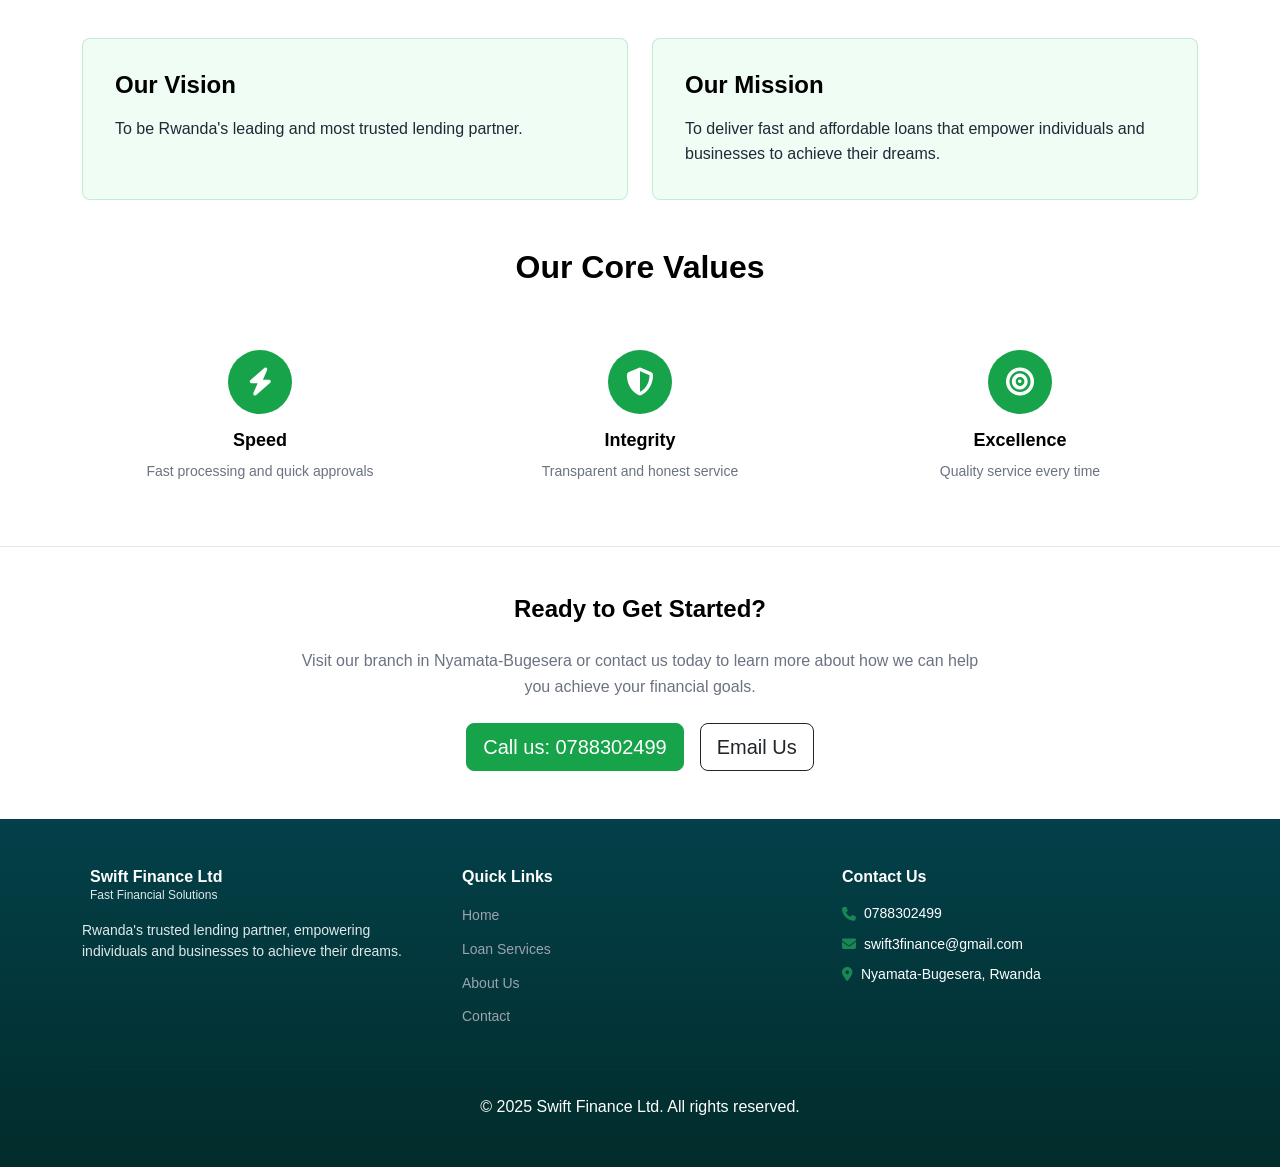
<file: home.html>
<!DOCTYPE html>
<html lang="en">
<head>
    <meta charset="UTF-8">
    <meta name="viewport" content="width=device-width, initial-scale=1.0">
    <link rel="icon" href="logo3.png" >
    <title>Swift Finance Ltd - Fast Financial Solutions</title>
    <link href="https://cdn.jsdelivr.net/npm/bootstrap@5.3.0/dist/css/bootstrap.min.css" rel="stylesheet">
    <link rel="stylesheet" href="https://cdnjs.cloudflare.com/ajax/libs/font-awesome/6.4.0/css/all.min.css">
    <link rel="stylesheet" href="styles.css">
</head>
<body>
    
    <!-- HEADER & NAVIGATION -->
    <header class="header-nav sticky-top bg-white shadow-sm">
        <nav class="navbar navbar-expand-md navbar-light">
            <div class="container">
                <!-- Logo -->
                <a class="navbar-brand d-flex align-items-center" href="home">
                    <img src="logo.png" alt="Swift Finance logo" class="logo-img" />
                </a>
                
                <!-- Mobile Menu Toggle -->
                <button class="navbar-toggler" type="button" data-bs-toggle="collapse" data-bs-target="#navbarNav">
                    <span class="navbar-toggler-icon"></span>
                </button>
                
                <!-- Navigation Links -->
                <div class="collapse navbar-collapse" id="navbarNav">
                    <ul class="navbar-nav ms-auto">
                        <li class="nav-item">
                            <a class="nav-link active" href="home">Home</a>
                        </li>
                        <li class="nav-item">
                            <a class="nav-link" href="loans">Loan Services</a>
                        </li>
                        <li class="nav-item">
                            <a class="nav-link" href="about">About Us</a>
                        </li>
                        <li class="nav-item">
                            <a class="nav-link" href="contact">Contact</a>
                        </li>
                    </ul>
                </div>
            </div>
        </nav>
    </header>

    <!-- HERO SECTION -->
    <section class="hero-section">
        <div class="container py-5">
            <div class="row align-items-center">
        
        <div class="col-12 col-lg-6 order-2 order-lg-1">
            <h1 class="hero-title mb-4">Fast Financial Solutions for Your Future</h1>
            <p class="hero-text mb-4">
            Swift Finance Ltd delivers affordable loans that empower individuals and businesses across Rwanda to achieve their dreams.
            </p>
            <div class="d-flex flex-column flex-sm-row gap-3">
            <a href="contact" class="btn btn-light btn-lg">
                Contact Us
                <i class="fas fa-arrow-right ms-2"></i>
            </a>
            <a href="loans" class="btn btn-outline-light btn-lg">
                View Loan Services
            </a>
            </div>
        </div>
        <div class="col-12 col-lg-6 order-1 order-lg-2 d-flex justify-content-center justify-content-lg-end">
            <div class="image-card">
            <img src="money.png" alt="Business partnership and financial services" class="img-fluid rounded shadow-lg">
            </div>
        </div>
        </div>
    </div>
    </section>

    <!-- LOAN SERVICES OVERVIEW -->
    <section class="services-section py-5 bg-light">
    <div class="container">
        <div class="text-center mb-5">
        <h2 class="section-title">Our Loan Services</h2>
        <p class="section-subtitle text-muted">
            We offer a wide range of loan products designed to meet your specific financial needs.
        </p>
        </div>
        <div class="row g-4">
        <!-- Car Loan -->
        <div class="col-md-4">
            <div class="service-card">
            <div class="service-icon"><i class="fas fa-car"></i></div>
            <h3 class="service-name">Car Loan</h3>
            <p class="service-desc">Finance your dream vehicle</p>
            </div>
        </div>

        <!-- Social Loan -->
        <div class="col-md-4">
            <div class="service-card">
            <div class="service-icon"><i class="fas fa-users"></i></div>
            <h3 class="service-name">Social Loan</h3>
            <p class="service-desc">Support for personal needs</p>
            </div>
        </div>

        <!-- Mortgage Loan -->
        <div class="col-md-4">
            <div class="service-card">
            <div class="service-icon"><i class="fas fa-home"></i></div>
            <h3 class="service-name">Mortgage Loan</h3>
            <p class="service-desc">Own your home today</p>
            </div>
        </div>

        <!-- Consumer Loan -->
        <div class="col-md-4">
            <div class="service-card">
            <div class="service-icon"><i class="fas fa-shopping-bag"></i></div>
            <h3 class="service-name">Consumer Loan</h3>
            <p class="service-desc">Purchase what you need</p>
            </div>
        </div>

        <!-- Emergency Loan -->
        <div class="col-md-4">
            <div class="service-card">
            <div class="service-icon"><i class="fas fa-exclamation-circle"></i></div>
            <h3 class="service-name">Emergency Loan</h3>
            <p class="service-desc">Quick help when you need it</p>
            </div>
        </div>

        <!-- Salary Advance -->
        <div class="col-md-4">
            <div class="service-card">
            <div class="service-icon"><i class="fas fa-dollar-sign"></i></div>
            <h3 class="service-name">Salary Advance</h3>
            <p class="service-desc">Bridge to your next payday</p>
            </div>
        </div>

        <!-- Business Loan -->
        <div class="col-md-4">
            <div class="service-card">
            <div class="service-icon"><i class="fas fa-briefcase"></i></div>
            <h3 class="service-name">Business Loan</h3>
            <p class="service-desc">Fuel your enterprise with flexible financing</p>
            </div>
        </div>

        <!-- Personal Loan -->
        <div class="col-md-4">
            <div class="service-card">
            <div class="service-icon"><i class="fas fa-user"></i></div>
            <h3 class="service-name">Personal Loan</h3>
            <p class="service-desc">Tailored support for your personal goals</p>
            </div>
        </div>

        <!-- Financial Advisory -->
        <div class="col-md-4">
            <div class="service-card">
            <div class="service-icon"><i class="fas fa-chart-line"></i></div>
            <h3 class="service-name">Financial Advisory</h3>
            <p class="service-desc">Expert guidance for smarter financial decisions</p>
            </div>
        </div>
        </div>
        
        <div class="text-center mt-4">
        <a href="loans" class="btn btn-success btn-lg">
            View All Loan Details
            <i class="fas fa-arrow-right ms-2"></i>
        </a>
        </div>
    </div>
    </section>

    <!-- VISION, MISSION, VALUES -->
    <section class="vision-section py-5">
        <div class="container">
            <div class="row g-4 mb-5">
                <div class="col-md-6">
                    <div class="vision-card">
                        <h3 class="vision-title">Our Vision</h3>
                        <p class="vision-text">
                            To be Rwanda's leading and most trusted lending partner.
                        </p>
                    </div>
                </div>
                <div class="col-md-6">
                    <div class="vision-card">
                        <h3 class="vision-title">Our Mission</h3>
                        <p class="vision-text">
                            To deliver fast and affordable loans that empower individuals and businesses to achieve their dreams.
                        </p>
                    </div>
                </div>
            </div>
            
            <div class="text-center mb-5">
                <h3 class="section-title">Our Core Values</h3>
            </div>
            
            <div class="row g-4">
                <div class="col-md-4">
                    <div class="value-card text-center">
                        <div class="value-icon">
                            <i class="fas fa-bolt"></i>
                        </div>
                        <h4 class="value-name">Speed</h4>
                        <p class="value-desc">Fast processing and quick approvals</p>
                    </div>
                </div>
                <div class="col-md-4">
                    <div class="value-card text-center">
                        <div class="value-icon">
                            <i class="fas fa-shield-alt"></i>
                        </div>
                        <h4 class="value-name">Integrity</h4>
                        <p class="value-desc">Transparent and honest service</p>
                    </div>
                </div>
                <div class="col-md-4">
                    <div class="value-card text-center">
                        <div class="value-icon">
                            <i class="fas fa-bullseye"></i>
                        </div>
                        <h4 class="value-name">Excellence</h4>
                        <p class="value-desc">Quality service every time</p>
                    </div>
                </div>
            </div>
        </div>
    </section>

   <!-- CTA SECTION -->
<section class="cta-section py-5">
  <div class="container text-center">
    <h2 class="cta-title mb-4">Ready to Get Started?</h2>
    <p class="cta-text mb-4">
      Visit our branch in Nyamata-Bugesera or contact us today to learn more about how we can help you achieve your financial goals.
    </p>
    <div class="d-flex flex-column flex-sm-row gap-3 justify-content-center">
      <a href="tel:0788302499" class="btn btn-success btn-lg raw-phone">
        Call us: 0788302499
      </a>
      <a href="mailto:swift3finance@gmail.com" class="btn btn-outline-dark btn-lg">
        Email Us
      </a>
    </div>
  </div>
</section>

    <!-- FOOTER -->
    <footer class="footer-section py-5">
        <div class="container">
            <div class="row g-4">
                <!-- Company Info -->
                <div class="col-md-4">
                     <div class="d-flex align-items-center mb-3">
                        <div class="ms-2">
                            <div class="footer-company-name">Swift Finance Ltd</div>
                            <div class="footer-slogan">Fast Financial Solutions</div>
                        </div>
                    </div>
                    <p class="footer-text">
                        Rwanda's trusted lending partner, empowering individuals and businesses to achieve their dreams.
                    </p>
                </div>
                
                <!-- Quick Links -->
                <div class="col-md-4">
                    <h5 class="footer-title mb-3">Quick Links</h5>
                    <ul class="footer-links">
                        <li><a href="home">Home</a></li>
                        <li><a href="loans">Loan Services</a></li>
                        <li><a href="about">About Us</a></li>
                        <li><a href="contact">Contact</a></li>
                    </ul>
                </div>
                
                <!-- Contact Info -->
                <div class="col-md-4">
                    <h5 class="footer-title mb-3">Contact Us</h5>
                   <ul class="footer-contact list-unstyled">
    <li class="d-flex align-items-center mb-2">
        <i class="fas fa-phone text-success me-2"></i>
        <a href="tel:0788302499" class="text-decoration-none text-white raw-phone">0788302499</a>
    </li>
    <li class="d-flex align-items-center mb-2">
        <i class="fas fa-envelope text-success me-2"></i>
        <a href="mailto:swift3finance@gmail.com" class="text-decoration-none text-white">swift3finance@gmail.com</a>
    </li>
    <li class="d-flex align-items-center">
        <i class="fas fa-map-marker-alt text-success me-2"></i>
        <span class="text-white">Nyamata-Bugesera, Rwanda</span>
    </li>
</ul>
                </div>
            </div>
            
            <hr class="my-4 border-secondary">
            
            <div class="text-center">
                <p class="mb-0">&copy; 2025 Swift Finance Ltd. All rights reserved.</p>
            </div>
        </div>
    </footer>

    <script src="https://cdn.jsdelivr.net/npm/bootstrap@5.3.0/dist/js/bootstrap.bundle.min.js"></script>
    <script src="scripts.js"></script>

    <!-- Scroll to Top Button -->
    <button id="scrollToTop" class="btn btn-success" style="position: fixed; bottom: 20px; right: 20px; display: none; z-index: 1000;">
        <i class="fas fa-arrow-up"></i>
    </button>
</body>
</html>
</file>
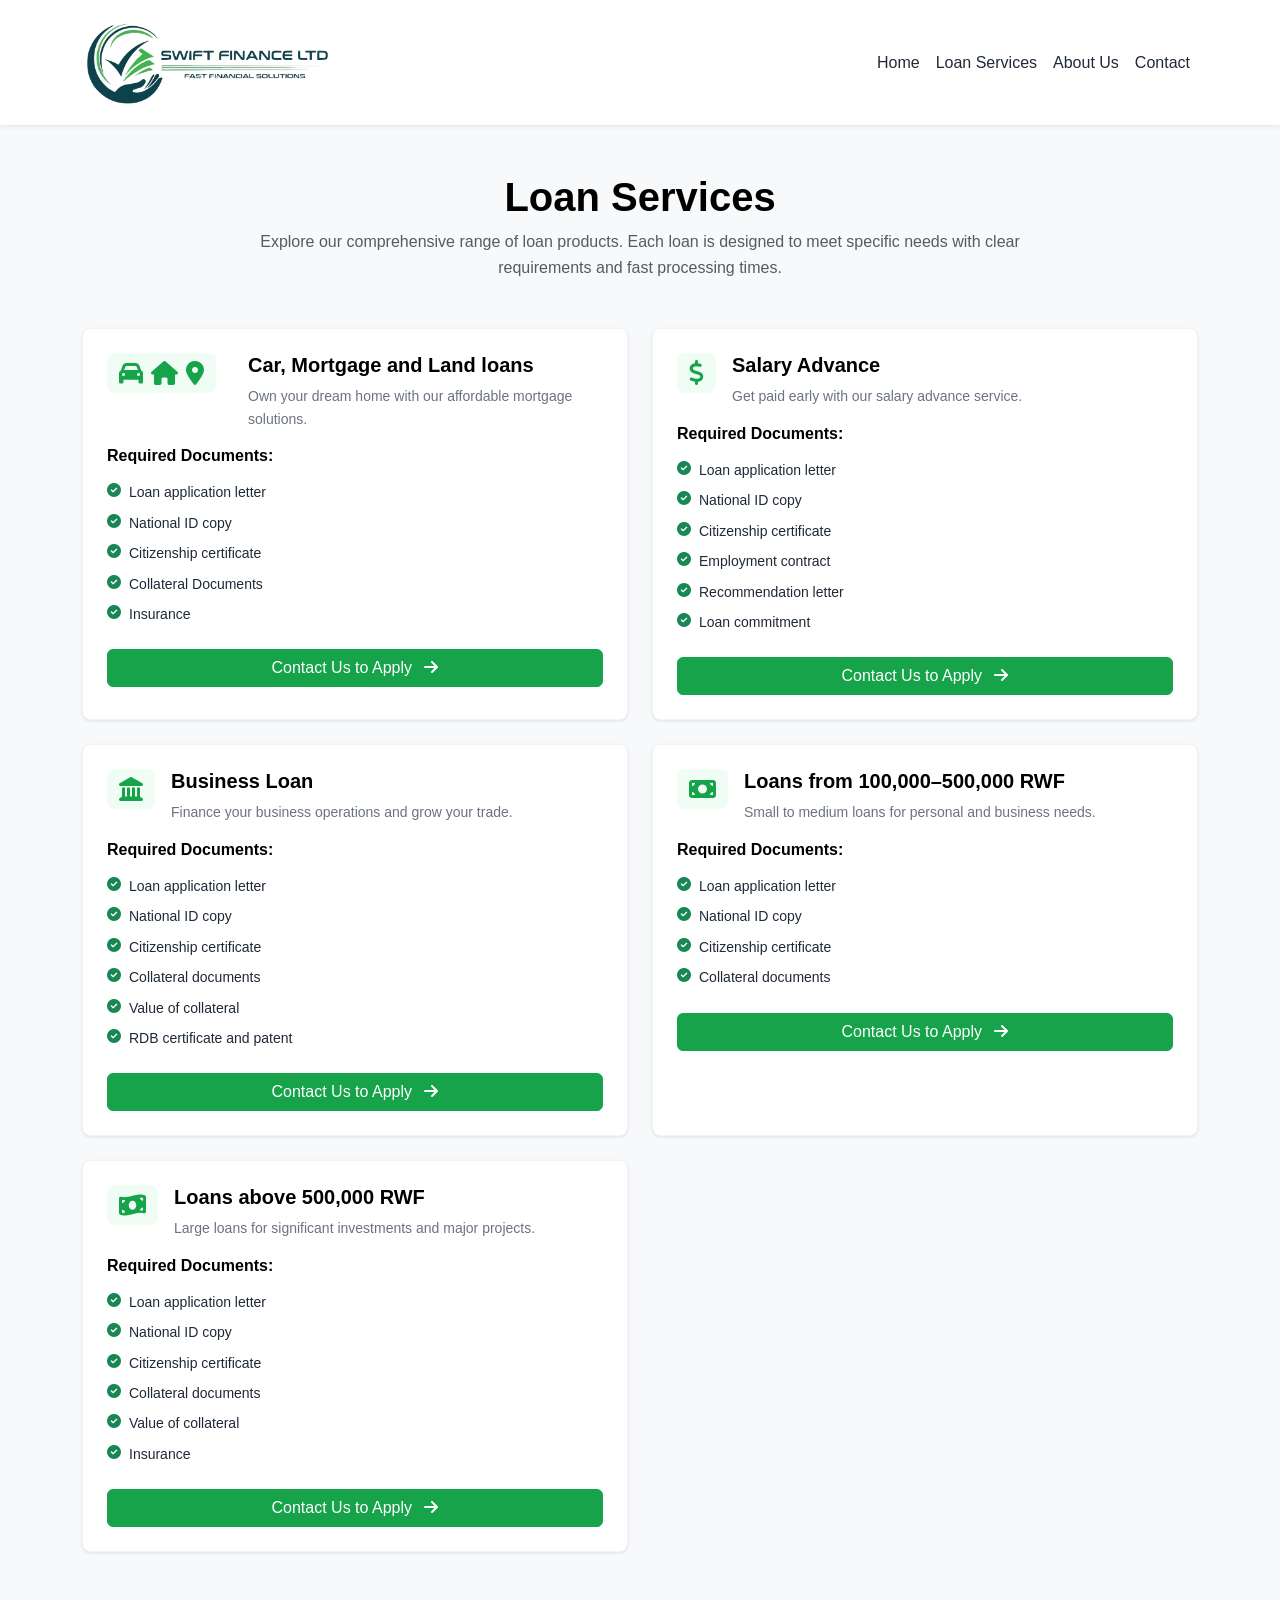
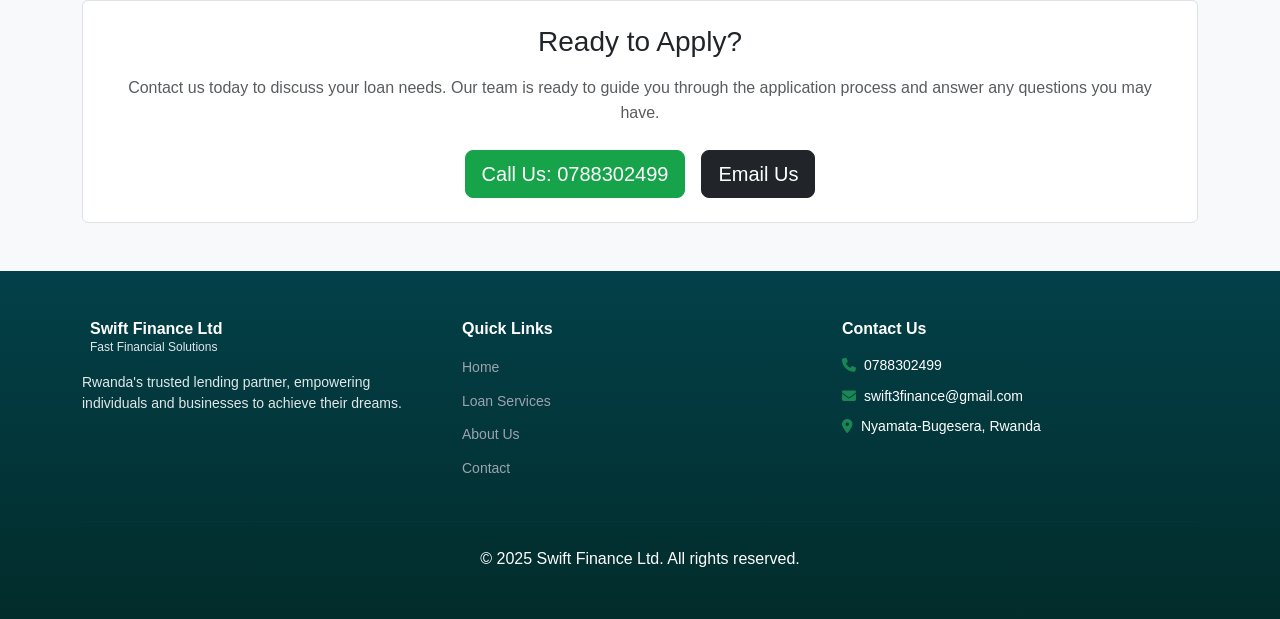
<file: loans.html>
<!DOCTYPE html>
<html lang="en">
<head>
    <meta charset="UTF-8">
    <meta name="viewport" content="width=device-width, initial-scale=1.0">
    <link rel="icon" href="logo3.png" >
    <title>Loan Services - Swift Finance Ltd</title>
    
    <!-- Bootstrap 5 CSS -->
    <link href="https://cdn.jsdelivr.net/npm/bootstrap@5.3.0/dist/css/bootstrap.min.css" rel="stylesheet">
    
    <!-- Font Awesome Icons -->
    <link rel="stylesheet" href="https://cdnjs.cloudflare.com/ajax/libs/font-awesome/6.4.0/css/all.min.css">
    
    <!-- Custom CSS -->
    <link rel="stylesheet" href="styles.css">
</head>
<body>
    
    <!-- HEADER / NAVIGATION -->
    <header class="header-nav sticky-top bg-white shadow-sm">
        <nav class="navbar navbar-expand-md navbar-light">
            <div class="container">
                <!-- Logo -->
                <a class="navbar-brand d-flex align-items-center" href="home">
                    <img src="logo.png" alt="Swift Finance logo" class="logo-img" />
                </a>

                
                <!-- Mobile Menu Toggle -->
                <button class="navbar-toggler" type="button" data-bs-toggle="collapse" data-bs-target="#navbarNav">
                    <span class="navbar-toggler-icon"></span>
                </button>
                
                <!-- Navigation Links -->
                <div class="collapse navbar-collapse" id="navbarNav">
                    <ul class="navbar-nav ms-auto">
                        <li class="nav-item">
                            <a class="nav-link" href="home">Home</a>
                        </li>
                        <li class="nav-item">
                            <a class="nav-link active" href="loans">Loan Services</a>
                        </li>
                        <li class="nav-item">
                            <a class="nav-link" href="about">About Us</a>
                        </li>
                        <li class="nav-item">
                            <a class="nav-link" href="contact">Contact</a>
                        </li>
                    </ul>
                </div>
            </div>
        </nav>
    </header>

    <!-- LOANS PAGE CONTENT -->
    <section class="loans-page py-5 bg-light">
        <div class="container">
            <!-- Header -->
            <div class="text-center mb-5">
                <h1 class="page-title">Loan Services</h1>
                <p class="page-subtitle text-muted">
                    Explore our comprehensive range of loan products. Each loan is designed to meet specific needs with clear requirements and fast processing times.
                </p>
            </div>

            <!-- Loan Cards Grid -->
            <div class="row g-4">
                
                <!-- Mortgage, car and land Loan -->
                <div class="col-md-6">
                    <div class="loan-card">
                        <div class="d-flex align-items-start mb-3">
                            <div class="loan-icon d-flex flex-row gap-2 me-3">
                                <i class="fas fa-car"></i> 
                                <i class="fas fa-home"></i> 
                                  <i class="fas fa-map-marker-alt"></i>
                            </div>
                            <div class="ms-3">
                                <h3 class="loan-name">Car, Mortgage and Land loans</h3>
                                <p class="loan-desc">Own your dream home with our affordable mortgage solutions.</p>
                            </div>
                        </div>
                        <h5 class="requirements-title">Required Documents:</h5>
                        <ul class="requirements-list">
                            <li><i class="fas fa-check-circle text-success me-2"></i>Loan application letter</li>
                            <li><i class="fas fa-check-circle text-success me-2"></i>National ID copy</li>
                            <li><i class="fas fa-check-circle text-success me-2"></i>Citizenship certificate</li>
                            <li><i class="fas fa-check-circle text-success me-2"></i>Collateral Documents</li>
                            <li><i class="fas fa-check-circle text-success me-2"></i>Insurance</li>
                        </ul>
                        <a href="contact" class="btn btn-success w-100">
                            Contact Us to Apply
                            <i class="fas fa-arrow-right ms-2"></i>
                        </a>
                    </div>
                </div>
                
                <!-- Salary Advance -->
                <div class="col-md-6">
                    <div class="loan-card">
                        <div class="d-flex align-items-start mb-3">
                            <div class="loan-icon">
                                <i class="fas fa-dollar-sign"></i>
                            </div>
                            <div class="ms-3">
                                <h3 class="loan-name">Salary Advance</h3>
                                <p class="loan-desc">Get paid early with our salary advance service.</p>
                            </div>
                        </div>
                        <h5 class="requirements-title">Required Documents:</h5>
                        <ul class="requirements-list">
                            <li><i class="fas fa-check-circle text-success me-2"></i>Loan application letter</li>
                            <li><i class="fas fa-check-circle text-success me-2"></i>National ID copy</li>
                            <li><i class="fas fa-check-circle text-success me-2"></i>Citizenship certificate</li>
                            <li><i class="fas fa-check-circle text-success me-2"></i>Employment contract</li>
                            <li><i class="fas fa-check-circle text-success me-2"></i>Recommendation letter</li>
                            <li><i class="fas fa-check-circle text-success me-2"></i>Loan commitment</li>
                        </ul>
                        <a href="contact" class="btn btn-success w-100">
                            Contact Us to Apply
                            <i class="fas fa-arrow-right ms-2"></i>
                        </a>
                    </div>
                </div>


                <!-- Business Loan -->
                <div class="col-md-6">
                    <div class="loan-card">
                        <div class="d-flex align-items-start mb-3">
                            <div class="loan-icon">
                                <i class="fas fa-landmark"></i>
                            </div>
                            <div class="ms-3">
                                <h3 class="loan-name">Business Loan</h3>
                                <p class="loan-desc">Finance your business operations and grow your trade.</p>
                            </div>
                        </div>
                        <h5 class="requirements-title">Required Documents:</h5>
                        <ul class="requirements-list">
                            <li><i class="fas fa-check-circle text-success me-2"></i>Loan application letter</li>
                            <li><i class="fas fa-check-circle text-success me-2"></i>National ID copy</li>
                            <li><i class="fas fa-check-circle text-success me-2"></i>Citizenship certificate</li>
                            <li><i class="fas fa-check-circle text-success me-2"></i>Collateral documents</li>
                            <li><i class="fas fa-check-circle text-success me-2"></i>Value of collateral</li>
                            <li><i class="fas fa-check-circle text-success me-2"></i>RDB certificate and patent</li>
                        </ul>
                        <a href="contact" class="btn btn-success w-100">
                            Contact Us to Apply
                            <i class="fas fa-arrow-right ms-2"></i>
                        </a>
                    </div>
                </div>

                <!-- Loans 100k-500k -->
                <div class="col-md-6">
                    <div class="loan-card">
                        <div class="d-flex align-items-start mb-3">
                            <div class="loan-icon">
                                <i class="fas fa-money-bill"></i>
                            </div>
                            <div class="ms-3">
                                <h3 class="loan-name">Loans from 100,000–500,000 RWF</h3>
                                <p class="loan-desc">Small to medium loans for personal and business needs.</p>
                            </div>
                        </div>
                        <h5 class="requirements-title">Required Documents:</h5>
                        <ul class="requirements-list">
                            <li><i class="fas fa-check-circle text-success me-2"></i>Loan application letter</li>
                            <li><i class="fas fa-check-circle text-success me-2"></i>National ID copy</li>
                            <li><i class="fas fa-check-circle text-success me-2"></i>Citizenship certificate</li>
                            <li><i class="fas fa-check-circle text-success me-2"></i>Collateral documents</li>
                        </ul>
                        <a href="contact" class="btn btn-success w-100">
                            Contact Us to Apply
                            <i class="fas fa-arrow-right ms-2"></i>
                        </a>
                    </div>
                </div>

                <!-- Loans above 500k -->
                <div class="col-md-6">
                    <div class="loan-card">
                        <div class="d-flex align-items-start mb-3">
                            <div class="loan-icon">
                                <i class="fas fa-money-bill-wave"></i>
                            </div>
                            <div class="ms-3">
                                <h3 class="loan-name">Loans above 500,000 RWF</h3>
                                <p class="loan-desc">Large loans for significant investments and major projects.</p>
                            </div>
                        </div>
                        <h5 class="requirements-title">Required Documents:</h5>
                        <ul class="requirements-list">
                            <li><i class="fas fa-check-circle text-success me-2"></i>Loan application letter</li>
                            <li><i class="fas fa-check-circle text-success me-2"></i>National ID copy</li>
                            <li><i class="fas fa-check-circle text-success me-2"></i>Citizenship certificate</li>
                            <li><i class="fas fa-check-circle text-success me-2"></i>Collateral documents</li>
                            <li><i class="fas fa-check-circle text-success me-2"></i>Value of collateral</li>
                            <li><i class="fas fa-check-circle text-success me-2"></i>Insurance</li>
                        </ul>
                        <a href="contact" class="btn btn-success w-100">
                            Contact Us to Apply
                            <i class="fas fa-arrow-right ms-2"></i>
                        </a>
                    </div>
                </div>

            </div>

            <!-- Bottom CTA -->
            <div class="card mt-5 p-4 text-center border">
                <h3 class="mb-3">Ready to Apply?</h3>
                <p class="text-muted mb-4">
                    Contact us today to discuss your loan needs. Our team is ready to guide you through the application process and answer any questions you may have.
                </p>
                <div class="d-flex flex-column flex-sm-row gap-3 justify-content-center">
                    <a href="tel:0788302499" class="btn btn-success btn-lg raw-phone">
                        Call Us: 0788302499
                    </a>
                    <a href="mailto:swift3finance@gmail.com" class="btn btn-dark btn-lg">
                        Email Us
                    </a>
                </div>
            </div>

        </div>
    </section>

    <!-- FOOTER -->
    <footer class="footer-section py-5 bg-dark text-white">
        <div class="container">
            <div class="row g-4">
                <!-- Company Info -->
                <div class="col-md-4">
                    <div class="d-flex align-items-center mb-3">
                        <div class="ms-2">
                            <div class="footer-company-name">Swift Finance Ltd</div>
                            <div class="footer-slogan">Fast Financial Solutions</div>
                        </div>
                    </div>
                    <p class="footer-text">
                        Rwanda's trusted lending partner, empowering individuals and businesses to achieve their dreams.
                    </p>
                </div>
                
                <!-- Quick Links -->
                <div class="col-md-4">
                    <h5 class="footer-title mb-3">Quick Links</h5>
                    <ul class="footer-links">
                        <li><a href="home">Home</a></li>
                        <li><a href="loans">Loan Services</a></li>
                        <li><a href="about">About Us</a></li>
                        <li><a href="contact">Contact</a></li>
                    </ul>
                </div>
                
                <!-- Contact Info -->
                <div class="col-md-4">
                    <h5 class="footer-title mb-3">Contact Us</h5>
                   <ul class="footer-contact list-unstyled">
    <li class="d-flex align-items-center mb-2">
        <i class="fas fa-phone text-success me-2"></i>
        <a href="tel:0788302499" class="text-decoration-none text-white raw-phone">0788302499</a>
    </li>
    <li class="d-flex align-items-center mb-2">
        <i class="fas fa-envelope text-success me-2"></i>
        <a href="mailto:swift3finance@gmail.com" class="text-decoration-none text-white">swift3finance@gmail.com</a>
    </li>
    <li class="d-flex align-items-center">
        <i class="fas fa-map-marker-alt text-success me-2"></i>
        <span class="text-white">Nyamata-Bugesera, Rwanda</span>
    </li>
</ul>
                </div>
            </div>
            
            <hr class="my-4 border-secondary">
            
            <div class="text-center">
                <p class="mb-0">&copy; 2025 Swift Finance Ltd. All rights reserved.</p>
            </div>
        </div>
    </footer>

    <!-- Bootstrap 5 JS Bundle -->
    <script src="https://cdn.jsdelivr.net/npm/bootstrap@5.3.0/dist/js/bootstrap.bundle.min.js"></script>
    
    <!-- Custom JS -->
    <script src="scripts.js"></script>

    <!-- Scroll to Top Button -->
    <button id="scrollToTop" class="btn btn-success" style="position: fixed; bottom: 20px; right: 20px; display: none; z-index: 1000;">
        <i class="fas fa-arrow-up"></i>
    </button>
</body>
</html>
</file>
<file: styles.css>
/* Brand Colors */
:root{
    --color-green-primary: #16a34a;
    --color-green-dark: #15803d;
    --color-green-light: #22c55e;
    --color-green-bg: #f0fdf4;
    --color-teal-dark: #064f4a;     
    --color-teal-mid:  #0b6b63;      
    --color-teal-light: #2bb8a8;     
    --color-teal-footer: #034049;
    --color-black: #000000;
    --color-gray-dark: #1f2937;
    --color-gray: #6b7280;
    --color-gray-light: #f3f4f6;
    --color-white: #ffffff;
    --text-on-dark: #ffffff;
    --muted-on-dark: rgba(255,255,255,0.85);
}

/* GLOBAL STYLES */
body {
    font-family: -apple-system, BlinkMacSystemFont, 'Segoe UI', Roboto, 'Helvetica Neue', Arial, sans-serif;
    color: var(--color-gray-dark);
    line-height: 1.6;
}

/* HEADER / NAVIGATION */
.header-nav {
    z-index: 1000;
}

.logo-img {
    width: 250px;
    height: auto;
}

nav .navbar-nav .nav-link {
    color: var(--color-gray-dark);
    font-weight: 500;
    transition: color 0.2s;
    padding: 0.5rem 1rem;
}

nav .navbar-nav .nav-link:hover,
nav .navbar-nav .nav-link.active {
    color: var(--color-green-primary);
}

@media (max-width: 767px) {
    .logo-box {
        width: 36px;
        height: 36px;
    }
    
    .company-name {
        font-size: 15px;
    }
}

/* HERO SECTION */
.hero-section {
  background: linear-gradient(180deg, var(--color-teal-footer) 0%, #022c2b 100%);
  color: var(--text-on-dark);
  padding: 80px 0;
}

.hero-title {
  font-size: 2.5rem;
  font-weight: bold;
  margin-bottom: 1rem;
  color: rgba(255, 255, 255, 0.95);
}

.hero-text {
  font-size: 1.125rem;
  color: rgba(255, 255, 255, 0.88);
}

@media (max-width: 767px) {
  .hero-section {
    padding: 60px 0;
  }

  .hero-title {
    font-size: 1.875rem;
  }

  .hero-text {
    font-size: 1rem;
  }
}

.image-card {
  background-color: #0f9d58; 
  padding: 1rem;             
  border-radius: 12px;
  display: inline-block;
  box-shadow: 0 8px 20px rgba(0,0,0,0.15);
}

.image-card img {
  display: block;
  max-width: 100%;
  height: auto;
  border-radius: 8px;
}

/* BUTTONS */
.btn-success {
    background-color: var(--color-green-primary);
    border-color: var(--color-green-primary);
}

.btn-success:hover {
    background-color: var(--color-green-dark);
    border-color: var(--color-green-dark);
}

.btn-outline-light:hover {
    background-color: rgba(255, 255, 255, 0.1);
    border-color: white;
}

/* SECTION TITLES */
.section-title {
    font-size: 2rem;
    font-weight: bold;
    color: var(--color-black);
}

.section-subtitle {
    font-size: 1rem;
    max-width: 700px;
    margin: 0 auto;
}

.page-title {
    font-size: 2.5rem;
    font-weight: bold;
    color: var(--color-black);
}

.page-subtitle {
    font-size: 1rem;
    max-width: 800px;
    margin: 0 auto;
}

@media (max-width: 767px) {
    .section-title {
        font-size: 1.75rem;
    }
    
    .page-title {
        font-size: 2rem;
    }
}

/* SERVICE CARDS (Home Page) */
.service-card {
    background: white;
    padding: 1.5rem;
    border-radius: 8px;
    box-shadow: 0 1px 3px rgba(0, 0, 0, 0.1);
    border: 1px solid var(--color-gray-light);
    transition: box-shadow 0.3s, transform 0.3s;
    height: 100%;
}

.service-card:hover {
    box-shadow: 0 10px 25px rgba(0, 0, 0, 0.15);
    transform: translateY(-2px);
}

.service-icon {
    width: 48px;
    height: 48px;
    background-color: var(--color-green-bg);
    border-radius: 8px;
    display: flex;
    align-items: center;
    justify-content: center;
    margin-bottom: 1rem;
}

.service-icon i {
    color: var(--color-green-primary);
    font-size: 24px;
}

.service-name {
    font-size: 1.125rem;
    font-weight: bold;
    color: var(--color-black);
    margin-bottom: 0.5rem;
}

.service-desc {
    font-size: 0.875rem;
    color: var(--color-gray);
    margin-bottom: 0;
}

/* VISION & MISSION CARDS */
.vision-card {
    background-color: var(--color-green-bg);
    padding: 2rem;
    border-radius: 8px;
    border: 1px solid rgba(22, 163, 74, 0.2);
    height: 100%;
}

.vision-title {
    font-size: 1.5rem;
    color: var(--color-black);
    font-weight: bold;
    margin-bottom: 1rem;
}

.vision-text {
    font-size: 1rem;
    color: var(--color-gray-dark);
    margin-bottom: 0;
}

/* VALUES CARDS */
.value-card {
    padding: 1rem;
}

.value-icon {
    width: 64px;
    height: 64px;
    background-color: var(--color-green-primary);
    border-radius: 50%;
    display: flex;
    align-items: center;
    justify-content: center;
    margin: 0 auto 1rem;
}

.value-icon i {
    color: white;
    font-size: 28px;
}

.value-name {
    font-size: 1.125rem;
    font-weight: bold;
    color: var(--color-black);
    margin-bottom: 0.5rem;
}

.value-desc {
    font-size: 0.875rem;
    color: var(--color-gray);
    margin-bottom: 0;
}

/* CTA SECTION */
.cta-section {
  background-color: var(--color-white); 
  color: var(--color-gray-dark);        
  padding: 80px 0;
  text-align: center;
  border-top: 1px solid #e5e7eb;       
}

/* Title styling */
.cta-title {
  font-size: 1.5rem;
  color: var(--color-black);
  font-weight: bold;
  margin-bottom: 1rem;       
}

/* Paragraph text */
.cta-text {
  font-size: 1rem;
  color: var(--color-gray);             
  max-width: 700px;
  margin: 0 auto;
}

/* Link styling */
.text-success-light {
  color: var(--color-green-dark);
  text-decoration: none;
  transition: color 0.2s;
}

.text-success-light:hover {
  color: var(--color-green-primary);
}

/* Responsive title */
@media (max-width: 767px) {
  .cta-title {
    font-size: 1.75rem;
  }
}

.btn-outline-dark:hover {
  background-color: var(--color-gray-dark);
  color: var(--color-white);
}

/* LOAN CARDS (Loans Page) */
.loan-card {
    background: white;
    padding: 1.5rem;
    border-radius: 8px;
    box-shadow: 0 1px 3px rgba(0, 0, 0, 0.1);
    border: 1px solid var(--color-gray-light);
    transition: box-shadow 0.3s;
    height: 100%;
}

.loan-card:hover {
    box-shadow: 0 10px 25px rgba(0, 0, 0, 0.15);
}

.loan-icon {
    display: flex;
    gap: 8px; 
    padding: 8px 12px;
    background-color: var(--color-green-bg);
    border-radius: 8px;
    align-items: center;
    justify-content: center;
}


.loan-icon i {
    color: var(--color-green-primary);
    font-size: 24px;
}

.loan-name {
    font-size: 1.25rem;
    font-weight: bold;
    color: var(--color-black);
    margin-bottom: 0.5rem;
}

.loan-desc {
    font-size: 0.875rem;
    color: var(--color-gray);
    margin-bottom: 0;
}

.requirements-title {
    font-size: 1rem;
    font-weight: bold;
    color: var(--color-black);
    margin-bottom: 1rem;
    margin-top: 1rem;
}

.requirements-list {
    list-style: none;
    padding: 0;
    margin-bottom: 1.5rem;
}

.requirements-list li {
    font-size: 0.875rem;
    color: var(--color-gray-dark);
    margin-bottom: 0.5rem;
    display: flex;
    align-items: flex-start;
}

.requirements-list i {
    margin-top: 2px;
    flex-shrink: 0;
}

/* ABOUT PAGE SPECIFIC */
.vision-card-large {
    background-color: var(--color-green-bg);
    padding: 2.5rem;
    border-radius: 8px;
    border: 1px solid rgba(22, 163, 74, 0.2);
    height: 100%;
}

.vision-icon-large {
    width: 64px;
    height: 64px;
    background-color: var(--color-green-primary);
    border-radius: 50%;
    display: flex;
    align-items: center;
    justify-content: center;
}

.vision-icon-large i {
    color: white;
    font-size: 32px;
}

.vision-title-large {
    font-size: 1.75rem;
    color: var(--color-black);
    font-weight: bold;
    margin-bottom: 1rem;
}

.vision-text-large {
    font-size: 1.125rem;
    color: var(--color-gray-dark);
    margin-bottom: 0;
}

.value-icon-large {
    width: 64px;
    height: 64px;
    background-color: var(--color-green-primary);
    border-radius: 50%;
    display: inline-flex;
    align-items: center;
    justify-content: center;
}

.value-icon-large i {
    color: white;
    font-size: 32px;
}

.value-card-detailed {
    background: white;
    padding: 1.5rem;
    border-radius: 8px;
    border: 1px solid var(--color-gray-light);
    box-shadow: 0 1px 3px rgba(0, 0, 0, 0.1);
    height: 100%;
}

.value-icon-box {
    width: 48px;
    height: 48px;
    background-color: var(--color-green-bg);
    border-radius: 8px;
    display: flex;
    align-items: center;
    justify-content: center;
}

.value-icon-box i {
    color: var(--color-green-primary);
    font-size: 24px;
}

.value-name-detailed {
    font-size: 1.25rem;
    font-weight: bold;
    color: var(--color-black);
    margin-bottom: 0.75rem;
}

.value-desc-detailed {
    font-size: 0.9375rem;
    color: var(--color-gray);
    margin-bottom: 0;
}

.why-choose-icon {
    width: 64px;
    height: 64px;
    background-color: var(--color-green-primary);
    border-radius: 50%;
    display: flex;
    align-items: center;
    justify-content: center;
    margin: 0 auto;
}

.why-choose-icon i {
    color: white;
    font-size: 28px;
}

.why-choose-title {
    font-size: 1.125rem;
    font-weight: bold;
    color: var(--color-black);
    margin-bottom: 0.5rem;
}

.why-choose-text {
    font-size: 0.875rem;
    color: var(--color-gray);
    margin-bottom: 0;
}

/* CONTACT PAGE */
.contact-info-list {
    display: flex;
    flex-direction: column;
    gap: 1.5rem;
}

.contact-info-item {
    display: flex;
    align-items: flex-start;
    gap: 1rem;
}

.contact-icon {
    width: 48px;
    height: 48px;
    min-width: 48px;
    background-color: var(--color-green-bg);
    border-radius: 8px;
    display: flex;
    align-items: center;
    justify-content: center;
}

.contact-icon i {
    color: var(--color-green-primary);
    font-size: 24px;
}

.contact-link {
    color: var(--color-gray);
    text-decoration: none;
    transition: color 0.2s;
}

.contact-link:hover {
    color: var(--color-green-primary);
}

.contact-form-card {
    background-color: var(--color-gray-light);
    padding: 2rem;
    border-radius: 8px;
    border: 1px solid #e5e7eb;
}

.form-control:focus {
    border-color: var(--color-green-primary);
    box-shadow: 0 0 0 0.2rem rgba(22, 163, 74, 0.25);
}

.map-container {
  border-radius: 8px;
  overflow: hidden;
  box-shadow: 0 10px 25px rgba(0, 0, 0, 0.15);
  border: 1px solid #e5e7eb;
  position: relative;
  width: 100%;
  max-width: 1200px;
  margin: 0 auto;
  padding-bottom: 56.25%; /* 16:9 aspect ratio */
  height: 0;
}

@media (max-width: 768px) {
    .map-container {
        padding-bottom: 75%; /* 4:3 aspect ratio on mobile */
    }
}
.map-container iframe {
  position: absolute;
  inset: 0;
  width: 100%;
  height: 100%;
  border: 0;
  aspect-ratio: 16 / 9; /* Maintains 16:9 ratio */
}

@media (max-width: 768px) {
    .map-container iframe {
        aspect-ratio: 4 / 3; /* Slightly taller on mobile for better fit */
    }
}
/* FOOTER */
.footer-section {
  background: linear-gradient(180deg, var(--color-teal-footer) 0%, #022c2b 100%);
  color: var(--text-on-dark);
  padding-top: 3rem;
  padding-bottom: 3rem;
}
.footer-section a {
  color: rgba(255,255,255,0.95);
  text-decoration: none;
  transition: color .18s ease, text-decoration-color .18s ease;
}

.footer-section a:hover,
.footer-section a:focus {
  color: var(--color-teal-light);
  text-decoration: underline;
  text-decoration-thickness: 1px;
  outline: none;
}
.footer-section .logo-box {
  width: 48px;
  height: 48px;
  border-radius: 8px;
  background: rgba(255,255,255,0.06);
  display: flex;
  align-items: center;
  justify-content: center;
  margin-right: .75rem;
}

.footer-section .logo-text {
  font-weight: 700;
  color: var(--color-teal-light);
  font-size: 1.05rem;
}

.footer-section .fa {
  color: rgba(255,255,255,0.92);
}
.footer-section hr {
  border: 0;
  height: 1px;
  background: rgba(255,255,255,0.06);
  margin: 1.5rem 0;
}

.footer-section .footer-text,
.footer-section .footer-slogan {
  color: rgba(255,255,255,0.88);
  line-height: 1.5;
}

/* Responsive spacing */
@media (max-width: 767px) {
  .footer-section { padding-top: 2.5rem; padding-bottom: 2.5rem; }
  .footer-section .logo-box { width: 44px; height: 44px; }
}
.footer-company-name {
    font-weight: bold;
    font-size: 1rem;
    line-height: 1.2;
}

.footer-slogan {
    font-size: 0.75rem;
    color: #9ca3af;
    line-height: 1;
}

.footer-text {
    font-size: 0.875rem;
    color: #9ca3af;
}

.footer-title {
    font-weight: bold;
    font-size: 1rem;
}

.footer-links {
    list-style: none;
    padding: 0;
}

.footer-links li {
    margin-bottom: 0.5rem;
}

.footer-links a {
    color: #9ca3af;
    text-decoration: none;
    font-size: 0.875rem;
    transition: color 0.2s;
}

.footer-links a:hover {
    color: #4ade80;
}

.footer-contact {
    list-style: none;
    padding: 0;
}

.footer-contact li {
    margin-bottom: 0.75rem;
    display: flex;
    align-items: flex-start;
    font-size: 0.875rem;
}

.footer-contact a {
    color: #9ca3af;
    text-decoration: none;
    transition: color 0.2s;
    word-break: break-all;
}

.footer-contact a:hover {
    color: #4ade80;
}

.footer-contact span {
    color: #9ca3af;
}

/* RESPONSIVE UTILITIES */
@media (max-width: 767px) {
    .hero-section {
        text-align: center;
    }
    
    .contact-info-list {
        margin-bottom: 2rem;
    }
}

/* SMOOTH SCROLLING */
html {
    scroll-behavior: smooth;
}

/* TRANSITIONS */
a, button, .btn {
    transition: all 0.3s ease;
}

/* FADE-IN ANIMATION */
.service-card, .loan-card, .value-card, .vision-card, .vision-card-large, .value-card-detailed, .contact-info-item {
    opacity: 0;
    transform: translateY(20px);
    transition: opacity 0.6s ease, transform 0.6s ease;
}

.fade-in {
    opacity: 1;
    transform: translateY(0);
}

/* SCROLL TO TOP BUTTON */
#scrollToTop {
    transition: opacity 0.3s ease, transform 0.3s ease;
}

#scrollToTop:hover {
    transform: scale(1.1);
}
</file>
